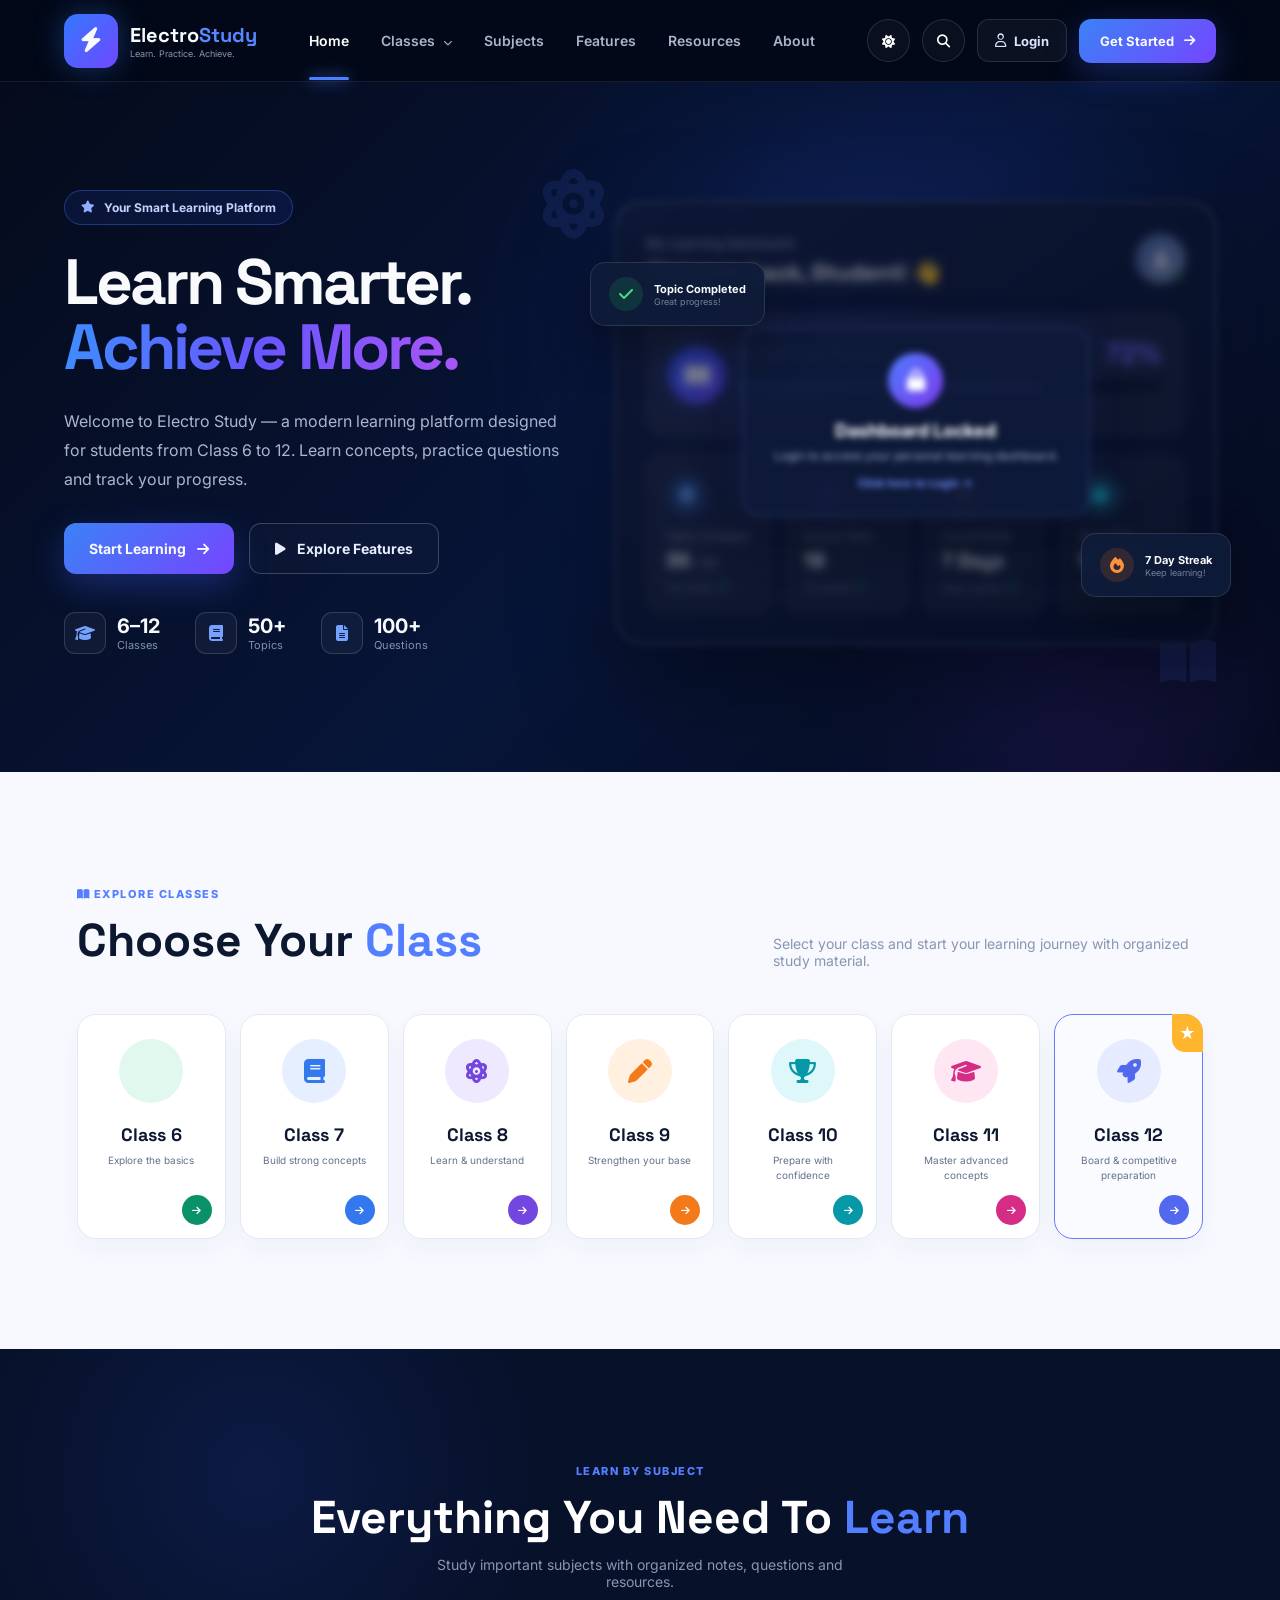
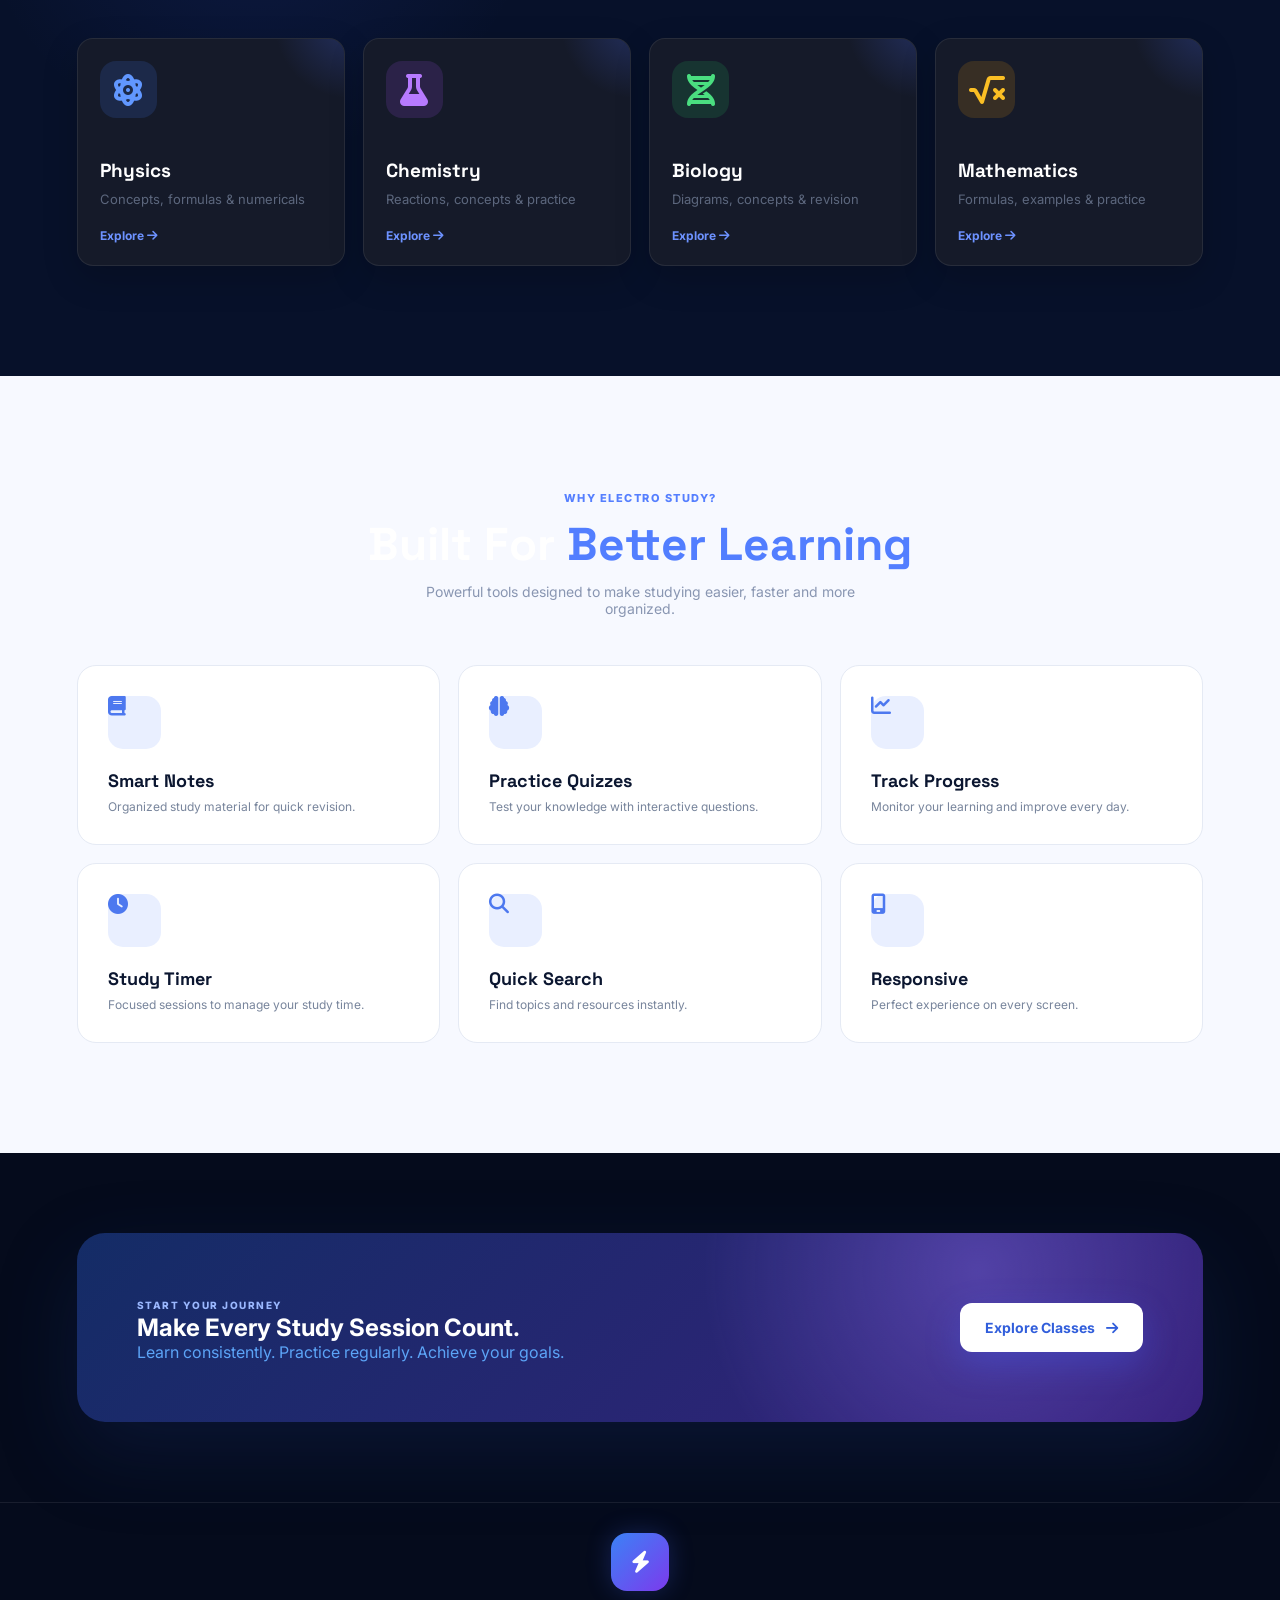
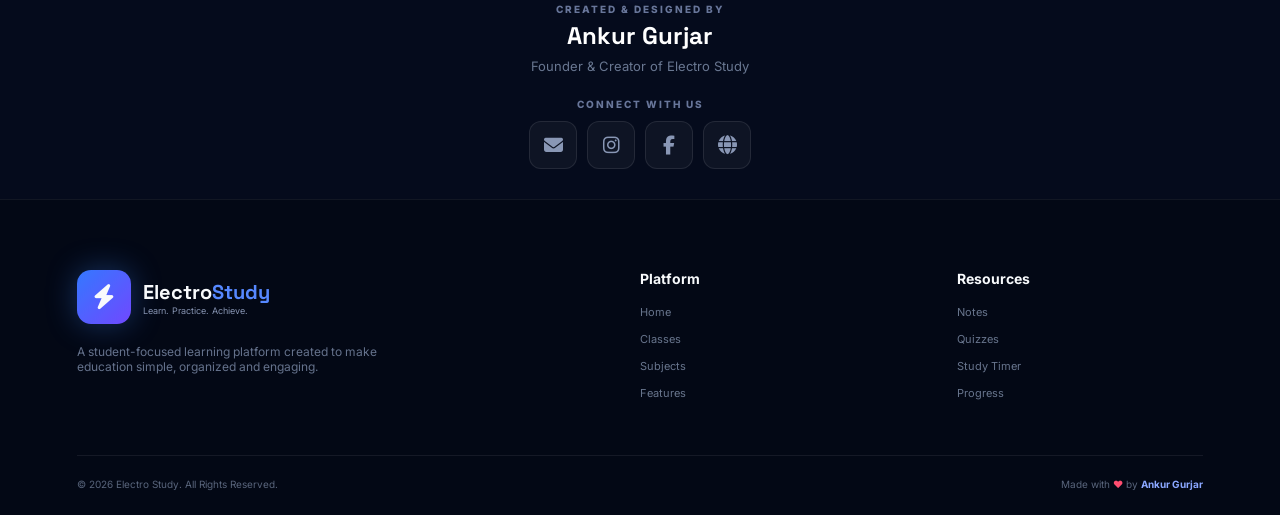
<file: index.html>
<!DOCTYPE html>
<html lang="en">
<head>
    <meta name="google-site-verification" content="KyrYdSIMr16h8_4i_9NGfue7rjILTjGJueVg-suMSec" />
    <meta charset="UTF-8">
    <meta name="viewport" content="width=device-width, initial-scale=1.0">

    <title>Electro Study | Study Material for Classes 6–12</title>
    <meta name="description" content="Electro Study provides study material, notes and educational resources for Classes 6 to 12.">

<meta name="robots" content="index, follow">
<link rel="icon" href="./logo.png">

    <link rel="stylesheet" href="style.css">

    <link rel="preconnect" href="https://fonts.googleapis.com">
    <link rel="preconnect" href="https://fonts.gstatic.com" crossorigin>

    <link href="https://fonts.googleapis.com/css2?family=Inter:wght@400;500;600;700;800&family=Space+Grotesk:wght@500;600;700&display=swap" rel="stylesheet">

    <link rel="stylesheet"
          href="https://cdnjs.cloudflare.com/ajax/libs/font-awesome/6.5.2/css/all.min.css">
</head>
<!-- ================= LOGIN MODAL ================= -->

<div class="login-overlay" id="loginOverlay">

    <div class="login-modal">

        <button class="close-login" id="closeLogin">
            <i class="fa-solid fa-xmark"></i>
        </button>

        <div class="login-logo">
            <i class="fa-solid fa-bolt"></i>
        </div>

        <h2 id="loginTitle">Welcome Back!</h2>

        <p id="loginSubtitle">
            Login to continue your learning journey.
        </p>


        <!-- SIGN UP NAME -->

        <div class="input-box signup-only">

            <i class="fa-regular fa-user"></i>

            <input
                type="text"
                id="signupName"
                placeholder="Your Name"
            >

        </div>


        <div class="input-box">

            <i class="fa-regular fa-envelope"></i>

            <input
                type="email"
                id="loginEmail"
                placeholder="Email Address"
            >

        </div>


        <div class="input-box">

            <i class="fa-solid fa-lock"></i>

            <input
                type="password"
                id="loginPassword"
                placeholder="Password"
            >

            <button class="show-password" id="showPassword">
                <i class="fa-regular fa-eye"></i>
            </button>

        </div>


        <button class="login-submit" id="loginSubmit">
            Login
            <i class="fa-solid fa-arrow-right"></i>
        </button>


        <p class="login-switch">

            <span id="switchText">
                Don't have an account?
            </span>

            <button id="switchMode">
                Create Account
            </button>

        </p>


        <div class="login-message" id="loginMessage"></div>

    </div>

</div>
<!-- ================= SEARCH MODAL ================= -->

<div class="search-overlay" id="searchOverlay">

    <div class="search-modal">

        <button class="close-search" id="closeSearch">
            <i class="fa-solid fa-xmark"></i>
        </button>

        <div class="search-icon">
            <i class="fa-solid fa-magnifying-glass"></i>
        </div>

        <h2>Search Electro Study</h2>

        <p>
            Find classes, subjects, chapters and study material.
        </p>

        <div class="search-input-box">

            <i class="fa-solid fa-magnifying-glass"></i>

            <input
                type="text"
                id="studySearch"
                placeholder="Search anything..."
                autocomplete="off"
            >

            <button id="searchSubmit">
                Search
            </button>

        </div>

        <div class="search-suggestions">

            <span>Try searching:</span>

            <button>Class 12 Physics</button>
            <button>Electrostatics</button>
            <button>Biology</button>
            <button>Organic Chemistry</button>

        </div>

        <div class="search-result" id="searchResult"></div>

    </div>

</div>

<body>
    <!-- ELECTRO STUDY LOADER -->

<div id="siteLoader">

    <div class="loader-content">

        <div class="loader-logo">
            <i class="fa-solid fa-bolt"></i>
        </div>

        <h2>Electro Study</h2>

        <p>Loading your learning space...</p>

        <div class="loader-line">
            <span></span>
        </div>

        <small>Made for better learning</small>

    </div>

</div>

<!-- ================= NAVBAR ================= -->

<header class="navbar">

    <a href="#" class="brand">

        <div class="brand-logo">
            <i class="fa-solid fa-bolt"></i>
        </div>

        <div class="brand-text">
            <h2>Electro<span>Study</span></h2>
            <p>Learn. Practice. Achieve.</p>
        </div>

    </a>


    <nav class="nav-links">

        <a href="#home" class="active">Home</a>
        <a href="#classes">Classes <i class="fa-solid fa-chevron-down"></i></a>
        <a href="#subjects">Subjects</a>
        <a href="#features">Features</a>
        <a href="#resources">Resources</a>
        <a href="#about">About</a>

    </nav>


    <div class="nav-actions">

        <button class="nav-icon" id="themeBtn">
            <i class="fa-solid fa-sun"></i>
        </button>

        <button class="nav-icon search-btn">
            <i class="fa-solid fa-magnifying-glass"></i>
        </button>

        <button class="login-btn" id="loginBtn">
    <i class="fa-regular fa-user"></i>
    Login

</button>
        <a href="#classes" class="get-started">
            Get Started
            <i class="fa-solid fa-arrow-right"></i>
        </a>

        <button class="mobile-menu">
            <i class="fa-solid fa-bars"></i>
        </button>

    </div>

</header>


<!-- ================= HERO ================= -->

<section class="hero" id="home">

    <div class="hero-background">

        <div class="orb orb-one"></div>
        <div class="orb orb-two"></div>

        <div class="atom-decoration">
            <i class="fa-solid fa-atom"></i>
        </div>

        <div class="book-decoration">
            <i class="fa-solid fa-book-open"></i>
        </div>

    </div>


    <div class="hero-content">

        <div class="hero-badge">
            <i class="fa-solid fa-star"></i>
            Your Smart Learning Platform
        </div>


        <h1>
            Learn Smarter.
            <br>
            <span>Achieve More.</span>
        </h1>


        <p class="hero-description">
            Welcome to Electro Study — a modern learning platform
            designed for students from Class 6 to 12.
            Learn concepts, practice questions and track your progress.
        </p>


        <div class="hero-buttons">

            <a href="#classes" class="primary-btn">
                Start Learning
                <i class="fa-solid fa-arrow-right"></i>
            </a>

            <a href="#features" class="outline-btn">
                <i class="fa-solid fa-play"></i>
                Explore Features
            </a>

        </div>


        <div class="hero-stats">

            <div class="stat">
                <div class="stat-icon">
                    <i class="fa-solid fa-graduation-cap"></i>
                </div>

                <div>
                    <strong>6–12</strong>
                    <span>Classes</span>
                </div>
            </div>


            <div class="stat">
                <div class="stat-icon">
                    <i class="fa-solid fa-book"></i>
                </div>

                <div>
                    <strong>50+</strong>
                    <span>Topics</span>
                </div>
            </div>


            <div class="stat">
                <div class="stat-icon">
                    <i class="fa-solid fa-file-lines"></i>
                </div>

                <div>
                    <strong>100+</strong>
                    <span>Questions</span>
                </div>
            </div>

        </div>

    </div>


    <!-- ================= DASHBOARD ================= -->

    <div class="dashboard-wrapper">

        <div class="dashboard">

            <div class="dashboard-header">

                <div>
                    <span>My Learning Dashboard</span>
                    <h3>Welcome back, Student! 👋</h3>
                </div>

                <div class="profile-icon">
                    <i class="fa-solid fa-user"></i>
                    <b></b>
                </div>

            </div>


            <div class="dashboard-progress">

                <div class="progress-icon">
                    <i class="fa-solid fa-book-open"></i>
                </div>

                <div class="progress-content">

                    <div class="progress-title">
                        <span>Overall Study Progress</span>
                        <strong>72%</strong>
                    </div>

                    <div class="progress-bar">
                        <div></div>
                    </div>

                    <small>
                        Great job! Keep it up and achieve your goals.
                    </small>

                </div>

            </div>


            <div class="dashboard-grid">

                <div class="dash-card">

                    <div class="dash-icon blue">
                        <i class="fa-solid fa-book"></i>
                    </div>

                    <span>Topics Completed</span>

                    <strong>36 <small>/ 50</small></strong>

                    <p>This Month <i class="fa-solid fa-arrow-up"></i></p>

                </div>


                <div class="dash-card">

                    <div class="dash-icon purple">
                        <i class="fa-solid fa-bullseye"></i>
                    </div>

                    <span>Quizzes Taken</span>

                    <strong>18</strong>

                    <p>This Month <i class="fa-solid fa-arrow-up"></i></p>

                </div>


                <div class="dash-card">

                    <div class="dash-icon orange">
                        <i class="fa-solid fa-fire"></i>
                    </div>

                    <span>Current Streak</span>

                    <strong>7 Days</strong>

                    <p>Keep it going! <i class="fa-solid fa-arrow-up"></i></p>

                </div>


                <div class="dash-card">

                    <div class="dash-icon cyan">
                        <i class="fa-solid fa-clock"></i>
                    </div>

                    <span>Study Time</span>

                    <strong>12h 45m</strong>

                    <p>This Week <i class="fa-solid fa-arrow-right"></i></p>

                </div>

            </div>

        </div>


        <div class="floating-notification notification-one">

            <div class="notification-icon">
                <i class="fa-solid fa-check"></i>
            </div>

            <div>
                <strong>Topic Completed</strong>
                <small>Great progress!</small>
            </div>

        </div>


        <div class="floating-notification notification-two">

            <div class="notification-icon fire">
                <i class="fa-solid fa-fire"></i>
            </div>

            <div>
                <strong>7 Day Streak</strong>
                <small>Keep learning!</small>
            </div>

        </div>

    </div>

</section>


<!-- ================= CLASSES ================= -->

<section class="classes-section section" id="classes">

    <div class="section-heading">

        <div>

            <span class="section-label">
                <i class="fa-solid fa-book-open"></i>
                EXPLORE CLASSES
            </span>

            <h2>Choose Your <span>Class</span></h2>

        </div>

        <p>
            Select your class and start your learning journey
            with organized study material.
        </p>

    </div>


    <div class="class-grid">

        <a href="pages/class6.html" class="class-card green">
            <div class="class-icon">
                <i class="fa-solid fa-backpack"></i>
            </div>
            <strong>Class 6</strong>
            <span>Explore the basics</span>
            <b><i class="fa-solid fa-arrow-right"></i></b>
        </a>


        <a href="pages/class7.html" class="class-card blue">
            <div class="class-icon">
                <i class="fa-solid fa-book"></i>
            </div>
            <strong>Class 7</strong>
            <span>Build strong concepts</span>
            <b><i class="fa-solid fa-arrow-right"></i></b>
        </a>


        <a href="pages/class8.html" class="class-card purple">
            <div class="class-icon">
                <i class="fa-solid fa-atom"></i>
            </div>
            <strong>Class 8</strong>
            <span>Learn & understand</span>
            <b><i class="fa-solid fa-arrow-right"></i></b>
        </a>


        <a href="pages/class9.html" class="class-card orange">
            <div class="class-icon">
                <i class="fa-solid fa-pen"></i>
            </div>
            <strong>Class 9</strong>
            <span>Strengthen your base</span>
            <b><i class="fa-solid fa-arrow-right"></i></b>
        </a>


        <a href="pages/class10.html" class="class-card cyan">
            <div class="class-icon">
                <i class="fa-solid fa-trophy"></i>
            </div>
            <strong>Class 10</strong>
            <span>Prepare with confidence</span>
            <b><i class="fa-solid fa-arrow-right"></i></b>
        </a>


        <a href="pages/class11.html" class="class-card pink">
            <div class="class-icon">
                <i class="fa-solid fa-graduation-cap"></i>
            </div>
            <strong>Class 11</strong>
            <span>Master advanced concepts</span>
            <b><i class="fa-solid fa-arrow-right"></i></b>
        </a>


        <a href="pages/class12.html" class="class-card class12">
            <div class="class-icon">
                <i class="fa-solid fa-rocket"></i>
            </div>
            <strong>Class 12</strong>
            <span>Board & competitive preparation</span>
            <b><i class="fa-solid fa-arrow-right"></i></b>

            <em>★</em>
        </a>

    </div>

</section>


<!-- ================= SUBJECTS ================= -->

<section class="subjects-section section" id="subjects">

    <div class="center-heading">

        <span class="section-label">
            LEARN BY SUBJECT
        </span>

        <h2>Everything You Need To <span>Learn</span></h2>

        <p>
            Study important subjects with organized notes,
            questions and resources.
        </p>

    </div>


    <div class="subject-grid">

        <div class="subject-card">
            <div class="subject-icon physics">
                <i class="fa-solid fa-atom"></i>
            </div>
            <h3>Physics</h3>
            <p>Concepts, formulas & numericals</p>
            <a href="#">Explore <i class="fa-solid fa-arrow-right"></i></a>
        </div>


        <div class="subject-card">
            <div class="subject-icon chemistry">
                <i class="fa-solid fa-flask"></i>
            </div>
            <h3>Chemistry</h3>
            <p>Reactions, concepts & practice</p>
            <a href="#">Explore <i class="fa-solid fa-arrow-right"></i></a>
        </div>


        <div class="subject-card">
            <div class="subject-icon biology">
                <i class="fa-solid fa-dna"></i>
            </div>
            <h3>Biology</h3>
            <p>Diagrams, concepts & revision</p>
            <a href="#">Explore <i class="fa-solid fa-arrow-right"></i></a>
        </div>


        <div class="subject-card">
            <div class="subject-icon maths">
                <i class="fa-solid fa-square-root-variable"></i>
            </div>
            <h3>Mathematics</h3>
            <p>Formulas, examples & practice</p>
            <a href="#">Explore <i class="fa-solid fa-arrow-right"></i></a>
        </div>

    </div>

</section>


<!-- ================= FEATURES ================= -->

<section class="features-section section" id="features">

    <div class="center-heading">

        <span class="section-label">WHY ELECTRO STUDY?</span>

        <h2>Built For <span>Better Learning</span></h2>

        <p>
            Powerful tools designed to make studying easier,
            faster and more organized.
        </p>

    </div>


    <div class="feature-grid">

        <div class="feature-card">
            <i class="fa-solid fa-book feature-icon"></i>
            <h3>Smart Notes</h3>
            <p>Organized study material for quick revision.</p>
        </div>

        <div class="feature-card">
            <i class="fa-solid fa-brain feature-icon"></i>
            <h3>Practice Quizzes</h3>
            <p>Test your knowledge with interactive questions.</p>
        </div>

        <div class="feature-card">
            <i class="fa-solid fa-chart-line feature-icon"></i>
            <h3>Track Progress</h3>
            <p>Monitor your learning and improve every day.</p>
        </div>

        <div class="feature-card">
            <i class="fa-solid fa-clock feature-icon"></i>
            <h3>Study Timer</h3>
            <p>Focused sessions to manage your study time.</p>
        </div>

        <div class="feature-card">
            <i class="fa-solid fa-magnifying-glass feature-icon"></i>
            <h3>Quick Search</h3>
            <p>Find topics and resources instantly.</p>
        </div>

        <div class="feature-card">
            <i class="fa-solid fa-mobile-screen feature-icon"></i>
            <h3>Responsive</h3>
            <p>Perfect experience on every screen.</p>
        </div>

    </div>

</section>


<!-- ================= CTA ================= -->

<section class="cta-section" id="resources">

    <div>
        <span>START YOUR JOURNEY</span>
        <h2>Make Every Study Session Count.</h2>
        <p style="color: rgb(92, 164, 247);">Learn consistently. Practice regularly. Achieve your goals.</p>
    </div>

    <a href="#classes" class="primary-btn">
        Explore Classes
        <i class="fa-solid fa-arrow-right"></i>
    </a>

</section>

<!-- ================= CREATOR ================= -->

<div class="creator-section">

    <div class="creator-info">

        <div class="creator-avatar">
            <i class="fa-solid fa-bolt"></i>
        </div>

        <div>
            <span class="creator-label">CREATED & DESIGNED BY</span>

            <h3>Ankur Gurjar</h3>

            <p>
                Founder & Creator of Electro Study
            </p>
        </div>

    </div>


    <div class="social-section">

        <span>CONNECT WITH US</span>

        <div class="social-icons">

            <!-- Email -->
            <a href="mailto:electrostudyz@gmail.com"
               aria-label="Email"
               title="Email">
                <i class="fa-solid fa-envelope"></i>
            </a>


            <!-- Instagram -->
            <a href="https://www.instagram.com/Electro_Study_/"
               target="_blank"
               aria-label="Instagram"
               title="Instagram">
                <i class="fa-brands fa-instagram"></i>
            </a>


            <!-- Facebook -->
            <a href="https://www.facebook.com/Electro_Study_"
               target="_blank"
               aria-label="Facebook"
               title="Facebook">
                <i class="fa-brands fa-facebook-f"></i>
            </a>


            <!-- Creator Website -->
            <a href="#"
               aria-label="Creator Website"
               title="Creator Website">
                <i class="fa-solid fa-globe"></i>
            </a>

        </div>

    </div>

</div>

<!-- ================= FOOTER ================= -->

<footer id="about">

    <div class="footer-content">

        <div class="footer-brand">

            <div class="brand">

                <div class="brand-logo">
                    <i class="fa-solid fa-bolt"></i>
                </div>

                <div class="brand-text">
                    <h2>Electro<span>Study</span></h2>
                    <p>Learn. Practice. Achieve.</p>
                </div>

            </div>

            <p>
                A student-focused learning platform created
                to make education simple, organized and engaging.
            </p>

        </div>


        <div class="footer-links">

            <h3>Platform</h3>
            <a href="#home">Home</a>
            <a href="#classes">Classes</a>
            <a href="#subjects">Subjects</a>
            <a href="#features">Features</a>

        </div>


        <div class="footer-links">

            <h3>Resources</h3>
            <a href="#">Notes</a>
            <a href="#">Quizzes</a>
            <a href="#">Study Timer</a>
            <a href="#">Progress</a>

        </div>

    </div>


    <div class="footer-bottom">

        <span>© 2026 Electro Study. All Rights Reserved.</span>

        <span>
            Made with <b>♥</b> by <strong>Ankur Gurjar</strong>
        </span>

    </div>

</footer>


<script src="script.js"></script>

</body>
</html>
</file>
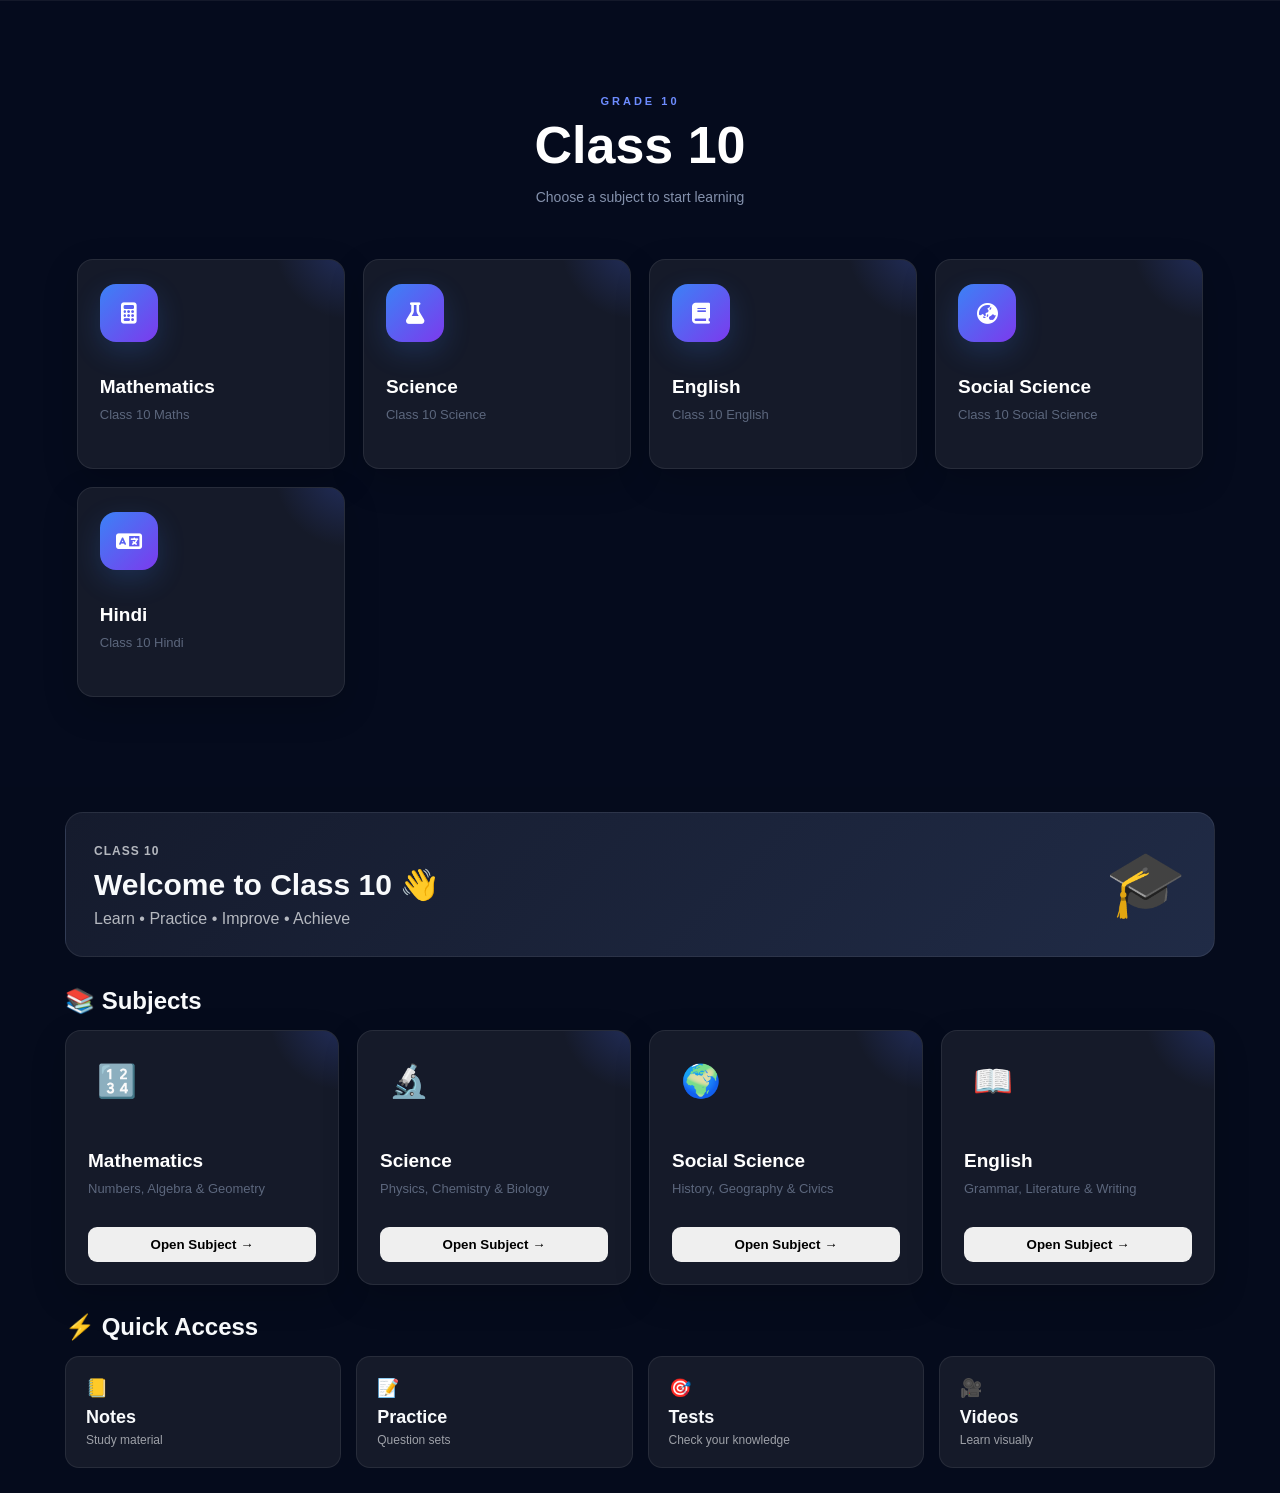
<file: class10.html>
<!DOCTYPE html>
<html lang="en">

<head>

    <meta charset="UTF-8">

    <meta name="viewport"
          content="width=device-width, initial-scale=1.0">

    <title>Electro Study | Class 10</title>

    <link rel="stylesheet" href="../style.css">

    <link rel="stylesheet"
          href="https://cdnjs.cloudflare.com/ajax/libs/font-awesome/6.5.2/css/all.min.css">

</head>

<body>

<section class="class-section">

    <div class="class-heading">
        <span>GRADE 10</span>
        <h2>Class 10</h2>
        <p>Choose a subject to start learning</p>
    </div>

    <div class="subject-grid">

        <div class="subject-card">
            <i class="fa-solid fa-calculator"></i>
            <h3>Mathematics</h3>
            <p>Class 10 Maths</p>
        </div>

        <div class="subject-card">
            <i class="fa-solid fa-flask"></i>
            <h3>Science</h3>
            <p>Class 10 Science</p>
        </div>

        <div class="subject-card">
            <i class="fa-solid fa-book"></i>
            <h3>English</h3>
            <p>Class 10 English</p>
        </div>

        <div class="subject-card">
            <i class="fa-solid fa-earth-asia"></i>
            <h3>Social Science</h3>
            <p>Class 10 Social Science</p>
        </div>

        <div class="subject-card">
            <i class="fa-solid fa-language"></i>
            <h3>Hindi</h3>
            <p>Class 10 Hindi</p>
        </div>

    </div>

</section>

<script src="../script.js"></script>

</body>
<section class="class-dashboard">

    <div class="welcome-box">
        <div>
            <span class="class-tag">CLASS 10</span>
            <h1>Welcome to Class 10 👋</h1>
            <p>Learn • Practice • Improve • Achieve</p>
        </div>
        <div class="welcome-icon">🎓</div>
    </div>

    <h2>📚 Subjects</h2>

    <div class="subject-grid">
        <div class="subject-card">
            <div class="subject-icon">🔢</div>
            <h3>Mathematics</h3>
            <p>Numbers, Algebra & Geometry</p>
            <button>Open Subject →</button>
        </div>

        <div class="subject-card">
            <div class="subject-icon">🔬</div>
            <h3>Science</h3>
            <p>Physics, Chemistry & Biology</p>
            <button>Open Subject →</button>
        </div>

        <div class="subject-card">
            <div class="subject-icon">🌍</div>
            <h3>Social Science</h3>
            <p>History, Geography & Civics</p>
            <button>Open Subject →</button>
        </div>

        <div class="subject-card">
            <div class="subject-icon">📖</div>
            <h3>English</h3>
            <p>Grammar, Literature & Writing</p>
            <button>Open Subject →</button>
        </div>
    </div>

    <h2>⚡ Quick Access</h2>

    <div class="quick-grid">
        <div class="quick-card">📒 <b>Notes</b><span>Study material</span></div>
        <div class="quick-card">📝 <b>Practice</b><span>Question sets</span></div>
        <div class="quick-card">🎯 <b>Tests</b><span>Check your knowledge</span></div>
        <div class="quick-card">🎥 <b>Videos</b><span>Learn visually</span></div>
    </div>

</section>
</html>
</file>
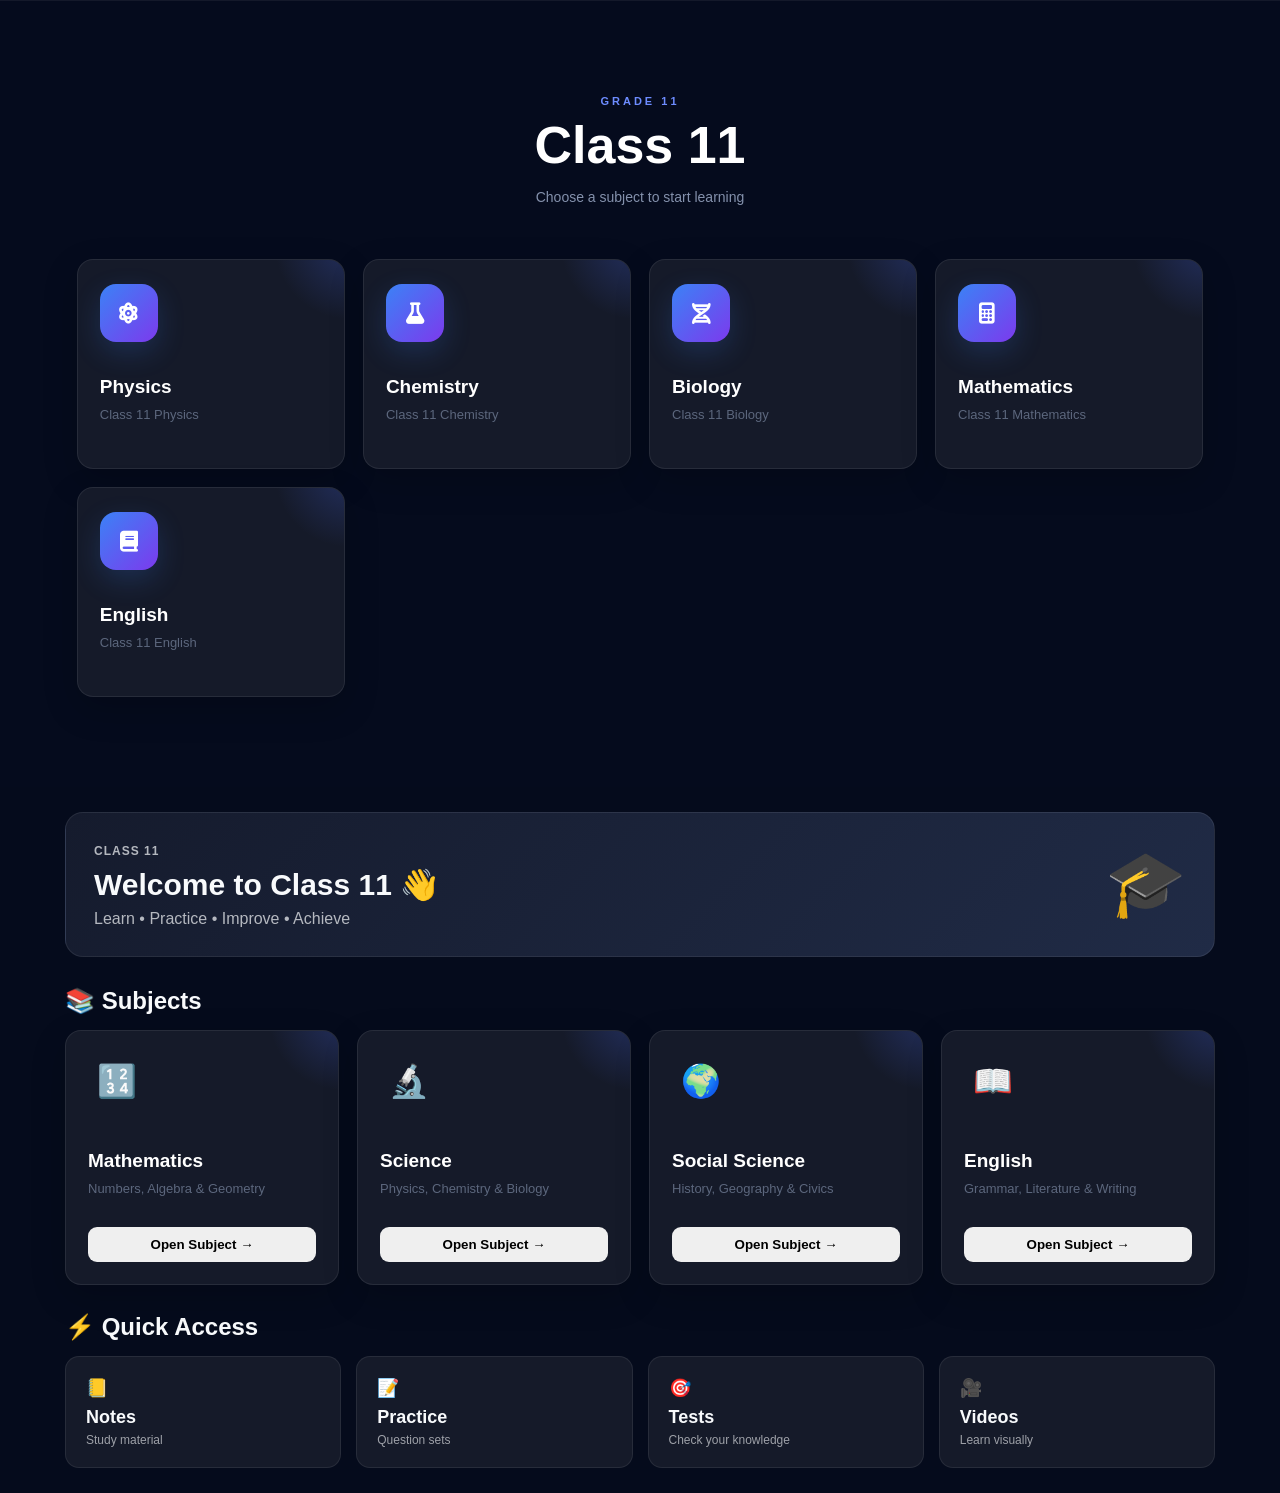
<file: class11.html>
<!DOCTYPE html>
<html lang="en">

<head>

    <meta charset="UTF-8">

    <meta name="viewport"
          content="width=device-width, initial-scale=1.0">

    <title>Electro Study | Class 11</title>

    <link rel="stylesheet" href="../style.css">

    <link rel="stylesheet"
          href="https://cdnjs.cloudflare.com/ajax/libs/font-awesome/6.5.2/css/all.min.css">

</head>

<body>

<section class="class-section">

    <div class="class-heading">
        <span>GRADE 11</span>
        <h2>Class 11</h2>
        <p>Choose a subject to start learning</p>
    </div>

    <div class="subject-grid">

        <div class="subject-card">
            <i class="fa-solid fa-atom"></i>
            <h3>Physics</h3>
            <p>Class 11 Physics</p>
        </div>

        <div class="subject-card">
            <i class="fa-solid fa-flask"></i>
            <h3>Chemistry</h3>
            <p>Class 11 Chemistry</p>
        </div>

        <div class="subject-card">
            <i class="fa-solid fa-dna"></i>
            <h3>Biology</h3>
            <p>Class 11 Biology</p>
        </div>

        <div class="subject-card">
            <i class="fa-solid fa-calculator"></i>
            <h3>Mathematics</h3>
            <p>Class 11 Mathematics</p>
        </div>

        <div class="subject-card">
            <i class="fa-solid fa-book"></i>
            <h3>English</h3>
            <p>Class 11 English</p>
        </div>

    </div>

</section>

<script src="../script.js"></script>

</body>
<section class="class-dashboard">

    <div class="welcome-box">
        <div>
            <span class="class-tag">CLASS 11</span>
            <h1>Welcome to Class 11 👋</h1>
            <p>Learn • Practice • Improve • Achieve</p>
        </div>
        <div class="welcome-icon">🎓</div>
    </div>

    <h2>📚 Subjects</h2>

    <div class="subject-grid">
        <div class="subject-card">
            <div class="subject-icon">🔢</div>
            <h3>Mathematics</h3>
            <p>Numbers, Algebra & Geometry</p>
            <button>Open Subject →</button>
        </div>

        <div class="subject-card">
            <div class="subject-icon">🔬</div>
            <h3>Science</h3>
            <p>Physics, Chemistry & Biology</p>
            <button>Open Subject →</button>
        </div>

        <div class="subject-card">
            <div class="subject-icon">🌍</div>
            <h3>Social Science</h3>
            <p>History, Geography & Civics</p>
            <button>Open Subject →</button>
        </div>

        <div class="subject-card">
            <div class="subject-icon">📖</div>
            <h3>English</h3>
            <p>Grammar, Literature & Writing</p>
            <button>Open Subject →</button>
        </div>
    </div>

    <h2>⚡ Quick Access</h2>

    <div class="quick-grid">
        <div class="quick-card">📒 <b>Notes</b><span>Study material</span></div>
        <div class="quick-card">📝 <b>Practice</b><span>Question sets</span></div>
        <div class="quick-card">🎯 <b>Tests</b><span>Check your knowledge</span></div>
        <div class="quick-card">🎥 <b>Videos</b><span>Learn visually</span></div>
    </div>

</section>
</html>
</file>
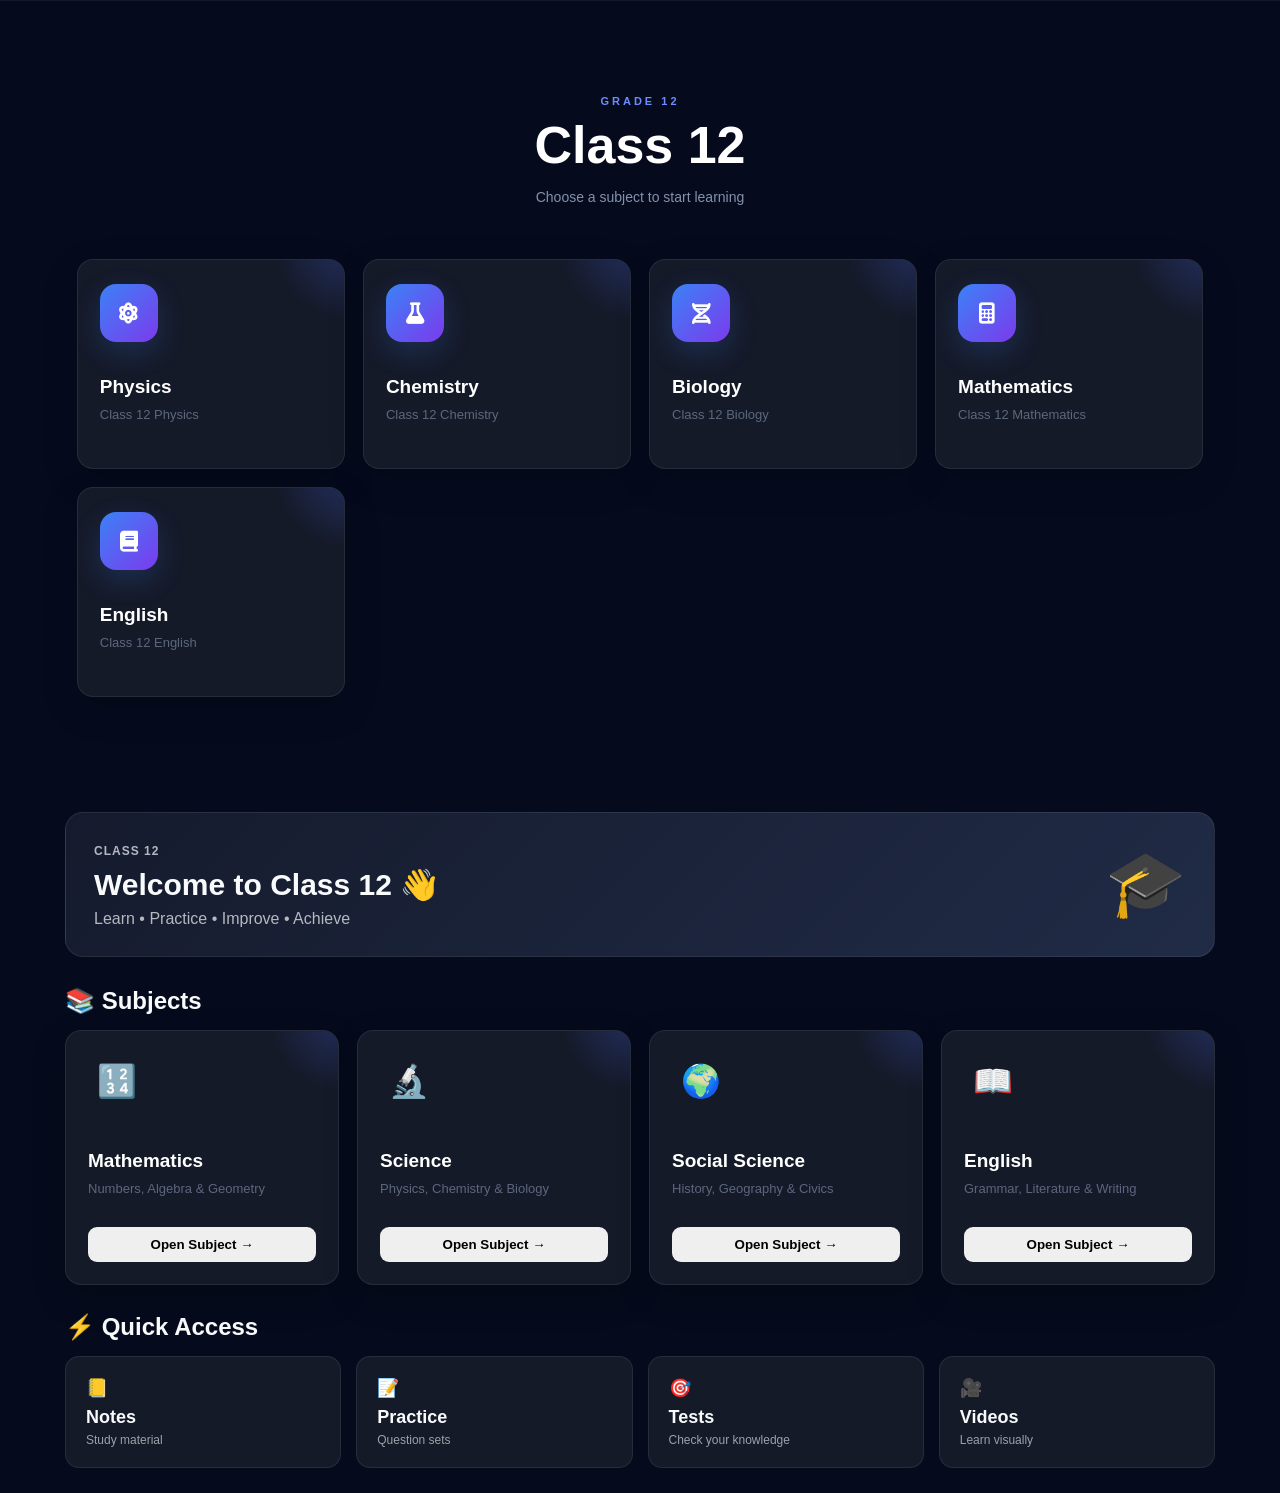
<file: class12.html>
<!DOCTYPE html>
<html lang="en">

<head>

    <meta charset="UTF-8">

    <meta name="viewport"
          content="width=device-width, initial-scale=1.0">

    <title>Electro Study | Class 12</title>

    <link rel="stylesheet" href="../style.css">

    <link rel="stylesheet"
          href="https://cdnjs.cloudflare.com/ajax/libs/font-awesome/6.5.2/css/all.min.css">

</head>

<body>

<section class="class-section">

    <div class="class-heading">
        <span>GRADE 12</span>
        <h2>Class 12</h2>
        <p>Choose a subject to start learning</p>
    </div>

    <div class="subject-grid">

        <div class="subject-card">
            <i class="fa-solid fa-atom"></i>
            <h3>Physics</h3>
            <p>Class 12 Physics</p>
        </div>

        <div class="subject-card">
            <i class="fa-solid fa-flask"></i>
            <h3>Chemistry</h3>
            <p>Class 12 Chemistry</p>
        </div>

        <div class="subject-card">
            <i class="fa-solid fa-dna"></i>
            <h3>Biology</h3>
            <p>Class 12 Biology</p>
        </div>

        <div class="subject-card">
            <i class="fa-solid fa-calculator"></i>
            <h3>Mathematics</h3>
            <p>Class 12 Mathematics</p>
        </div>

        <div class="subject-card">
            <i class="fa-solid fa-book"></i>
            <h3>English</h3>
            <p>Class 12 English</p>
        </div>

    </div>

</section>

<script src="../script.js"></script>

</body>
<section class="class-dashboard">

    <div class="welcome-box">
        <div>
            <span class="class-tag">CLASS 12</span>
            <h1>Welcome to Class 12 👋</h1>
            <p>Learn • Practice • Improve • Achieve</p>
        </div>
        <div class="welcome-icon">🎓</div>
    </div>

    <h2>📚 Subjects</h2>

    <div class="subject-grid">
        <div class="subject-card">
            <div class="subject-icon">🔢</div>
            <h3>Mathematics</h3>
            <p>Numbers, Algebra & Geometry</p>
            <button>Open Subject →</button>
        </div>

        <div class="subject-card">
            <div class="subject-icon">🔬</div>
            <h3>Science</h3>
            <p>Physics, Chemistry & Biology</p>
            <button>Open Subject →</button>
        </div>

        <div class="subject-card">
            <div class="subject-icon">🌍</div>
            <h3>Social Science</h3>
            <p>History, Geography & Civics</p>
            <button>Open Subject →</button>
        </div>

        <div class="subject-card">
            <div class="subject-icon">📖</div>
            <h3>English</h3>
            <p>Grammar, Literature & Writing</p>
            <button>Open Subject →</button>
        </div>
    </div>

    <h2>⚡ Quick Access</h2>

    <div class="quick-grid">
        <div class="quick-card">📒 <b>Notes</b><span>Study material</span></div>
        <div class="quick-card">📝 <b>Practice</b><span>Question sets</span></div>
        <div class="quick-card">🎯 <b>Tests</b><span>Check your knowledge</span></div>
        <div class="quick-card">🎥 <b>Videos</b><span>Learn visually</span></div>
    </div>

</section>
</html>
</file>
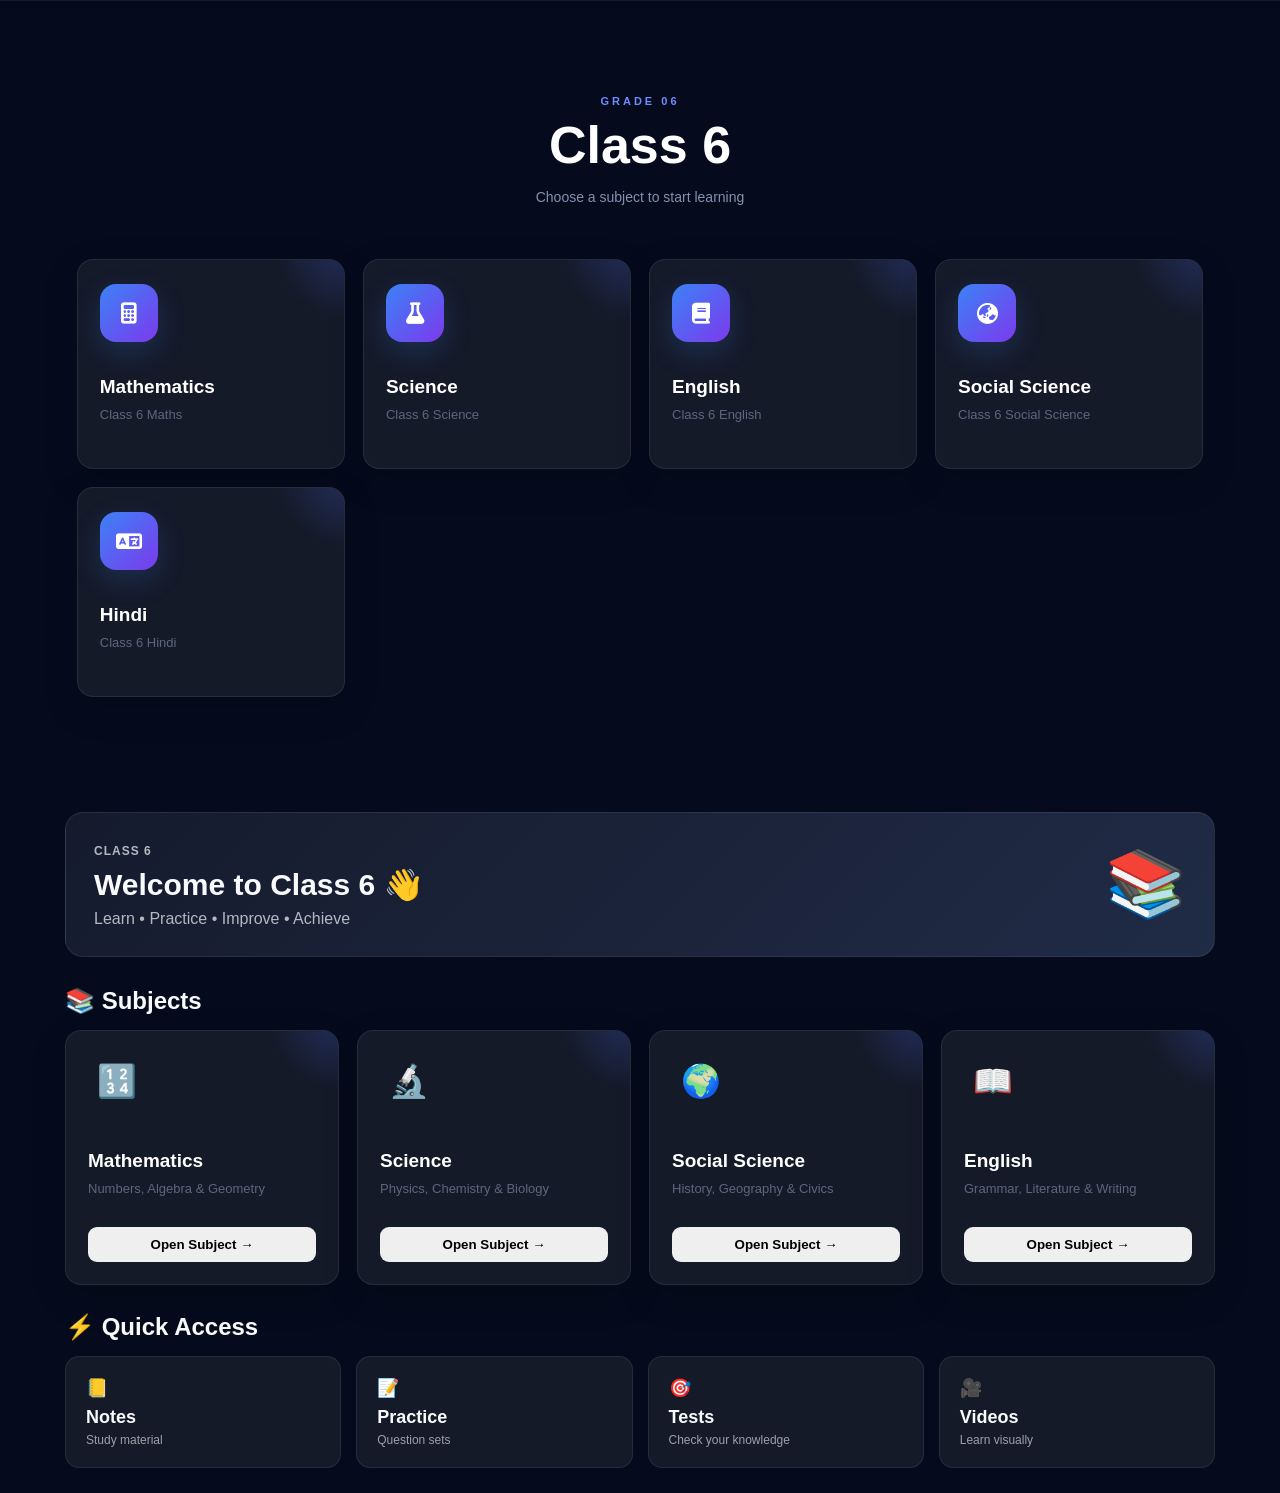
<file: class6.html>
<!DOCTYPE html>
<html lang="en">

<head>

    <meta charset="UTF-8">

    <meta name="viewport" content="width=device-width, initial-scale=1.0">

    <title>Electro Study | Class 6</title>

    <!-- Main Website CSS -->
    <link rel="stylesheet" href="../style.css">

    <!-- Font Awesome Icons -->
    <link rel="stylesheet"
          href="https://cdnjs.cloudflare.com/ajax/libs/font-awesome/6.5.2/css/all.min.css">

</head>

<body>

    <!-- ================= CLASS 6 ================= -->

    <section class="class-section" id="class6">

        <div class="class-heading">

            <span>GRADE 06</span>

            <h2>Class 6</h2>

            <p>Choose a subject to start learning</p>

        </div>


        <div class="subject-grid">

            <!-- Mathematics -->

            <div class="subject-card">

                <i class="fa-solid fa-calculator"></i>

                <h3>Mathematics</h3>

                <p>Class 6 Maths</p>

            </div>


            <!-- Science -->

            <div class="subject-card">

                <i class="fa-solid fa-flask"></i>

                <h3>Science</h3>

                <p>Class 6 Science</p>

            </div>


            <!-- English -->

            <div class="subject-card">

                <i class="fa-solid fa-book"></i>

                <h3>English</h3>

                <p>Class 6 English</p>

            </div>


            <!-- Social Science -->

            <div class="subject-card">

                <i class="fa-solid fa-earth-asia"></i>

                <h3>Social Science</h3>

                <p>Class 6 Social Science</p>

            </div>


            <!-- Hindi -->

            <div class="subject-card">

                <i class="fa-solid fa-language"></i>

                <h3>Hindi</h3>

                <p>Class 6 Hindi</p>

            </div>

        </div>

    </section>


    <!-- Main Website JavaScript -->

    <script src="../script.js"></script>


</body>
<!-- CLASS 6 DASHBOARD -->
<section class="class-dashboard">

    <div class="welcome-box">
        <div>
            <span class="class-tag">CLASS 6</span>
            <h1>Welcome to Class 6 👋</h1>
            <p>Learn • Practice • Improve • Achieve</p>
        </div>
        <div class="welcome-icon">📚</div>
    </div>

    <h2>📚 Subjects</h2>

    <div class="subject-grid">

        <div class="subject-card">
            <div class="subject-icon">🔢</div>
            <h3>Mathematics</h3>
            <p>Numbers, Algebra & Geometry</p>
            <button>Open Subject →</button>
        </div>

        <div class="subject-card">
            <div class="subject-icon">🔬</div>
            <h3>Science</h3>
            <p>Physics, Chemistry & Biology</p>
            <button>Open Subject →</button>
        </div>

        <div class="subject-card">
            <div class="subject-icon">🌍</div>
            <h3>Social Science</h3>
            <p>History, Geography & Civics</p>
            <button>Open Subject →</button>
        </div>

        <div class="subject-card">
            <div class="subject-icon">📖</div>
            <h3>English</h3>
            <p>Grammar, Literature & Writing</p>
            <button>Open Subject →</button>
        </div>

    </div>

    <h2>⚡ Quick Access</h2>

    <div class="quick-grid">
        <div class="quick-card">📒 <b>Notes</b><span>Study material</span></div>
        <div class="quick-card">📝 <b>Practice</b><span>Question sets</span></div>
        <div class="quick-card">🎯 <b>Tests</b><span>Check your knowledge</span></div>
        <div class="quick-card">🎥 <b>Videos</b><span>Learn visually</span></div>
    </div>

</section>

</html>
</file>
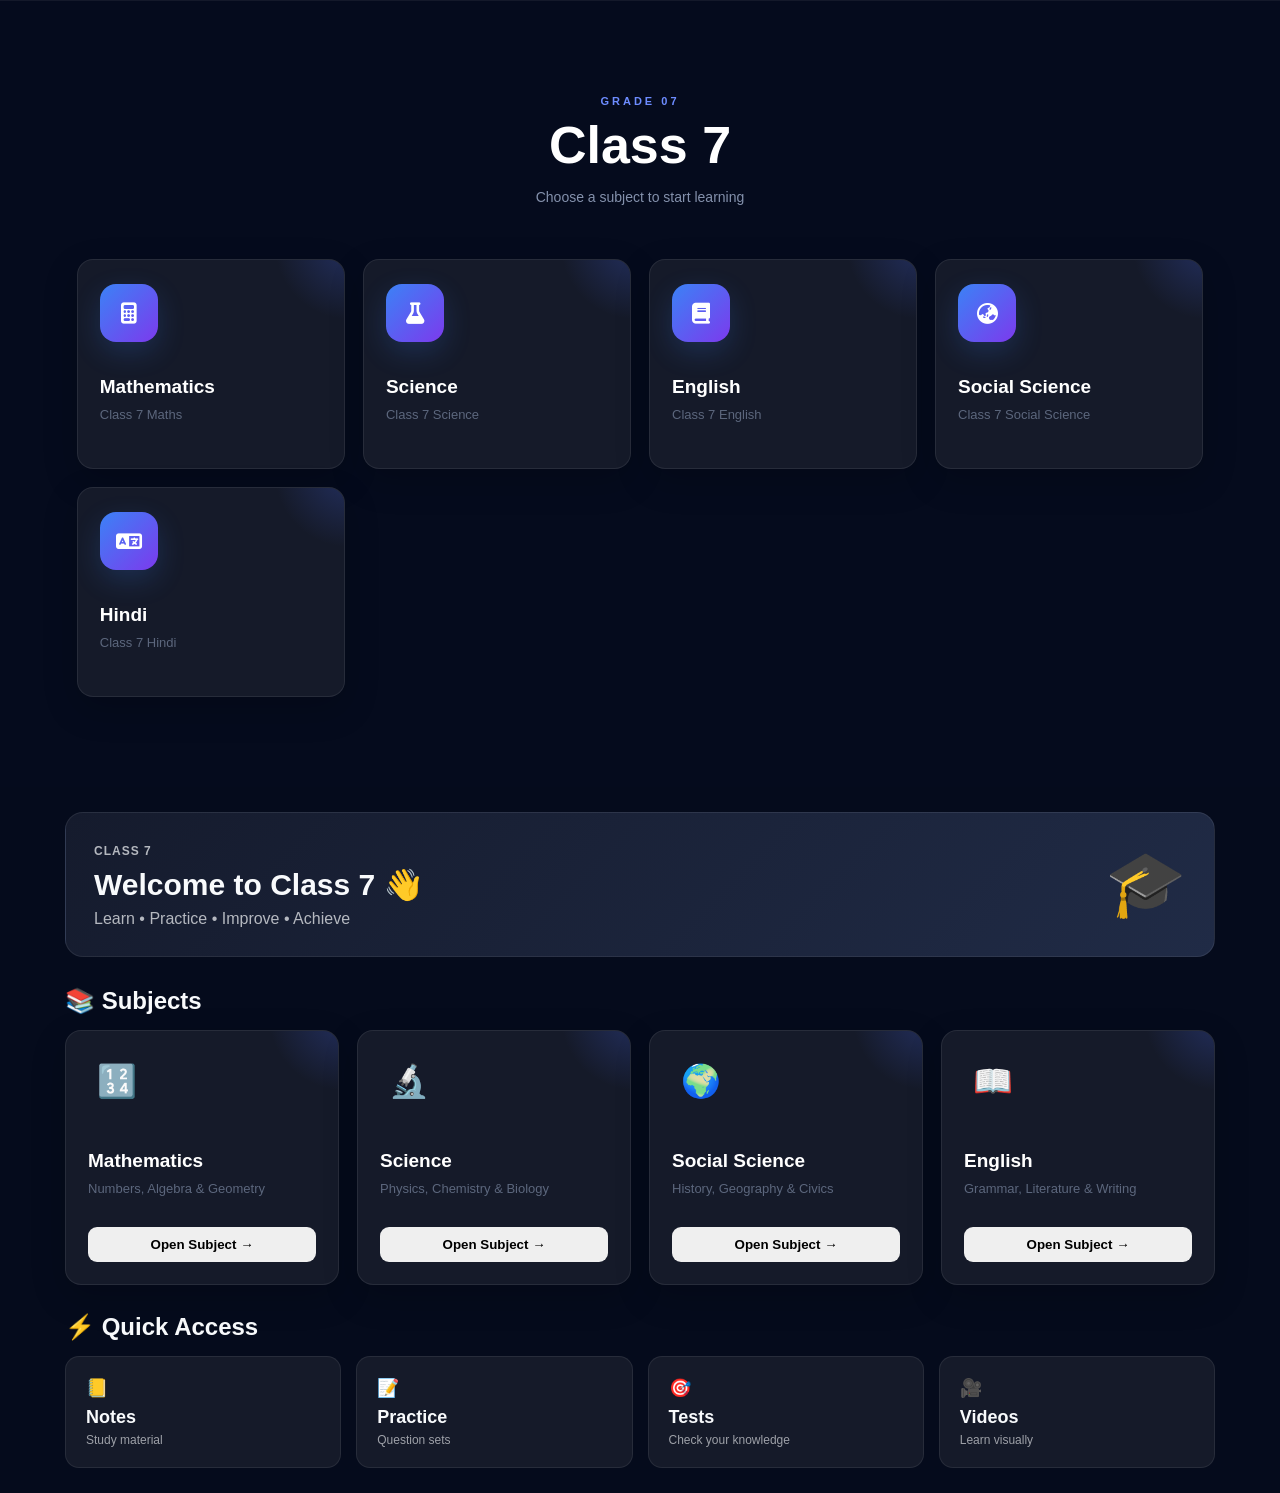
<file: class7.html>
<!DOCTYPE html>
<html lang="en">

<head>

    <meta charset="UTF-8">

    <meta name="viewport"
          content="width=device-width, initial-scale=1.0">

    <title>Electro Study | Class 7</title>

    <link rel="stylesheet" href="../style.css">

    <link rel="stylesheet"
          href="https://cdnjs.cloudflare.com/ajax/libs/font-awesome/6.5.2/css/all.min.css">

</head>

<body>

<section class="class-section" id="class7">

    <div class="class-heading">
        <span>GRADE 07</span>
        <h2>Class 7</h2>
        <p>Choose a subject to start learning</p>
    </div>

    <div class="subject-grid">

        <div class="subject-card">
            <i class="fa-solid fa-calculator"></i>
            <h3>Mathematics</h3>
            <p>Class 7 Maths</p>
        </div>

        <div class="subject-card">
            <i class="fa-solid fa-flask"></i>
            <h3>Science</h3>
            <p>Class 7 Science</p>
        </div>

        <div class="subject-card">
            <i class="fa-solid fa-book"></i>
            <h3>English</h3>
            <p>Class 7 English</p>
        </div>

        <div class="subject-card">
            <i class="fa-solid fa-earth-asia"></i>
            <h3>Social Science</h3>
            <p>Class 7 Social Science</p>
        </div>

        <div class="subject-card">
            <i class="fa-solid fa-language"></i>
            <h3>Hindi</h3>
            <p>Class 7 Hindi</p>
        </div>

    </div>

</section>

<script src="../script.js"></script>

</body>
<section class="class-dashboard">

    <div class="welcome-box">
        <div>
            <span class="class-tag">CLASS 7</span>
            <h1>Welcome to Class 7 👋</h1>
            <p>Learn • Practice • Improve • Achieve</p>
        </div>
        <div class="welcome-icon">🎓</div>
    </div>

    <h2>📚 Subjects</h2>

    <div class="subject-grid">
        <div class="subject-card">
            <div class="subject-icon">🔢</div>
            <h3>Mathematics</h3>
            <p>Numbers, Algebra & Geometry</p>
            <button>Open Subject →</button>
        </div>

        <div class="subject-card">
            <div class="subject-icon">🔬</div>
            <h3>Science</h3>
            <p>Physics, Chemistry & Biology</p>
            <button>Open Subject →</button>
        </div>

        <div class="subject-card">
            <div class="subject-icon">🌍</div>
            <h3>Social Science</h3>
            <p>History, Geography & Civics</p>
            <button>Open Subject →</button>
        </div>

        <div class="subject-card">
            <div class="subject-icon">📖</div>
            <h3>English</h3>
            <p>Grammar, Literature & Writing</p>
            <button>Open Subject →</button>
        </div>
    </div>

    <h2>⚡ Quick Access</h2>

    <div class="quick-grid">
        <div class="quick-card">📒 <b>Notes</b><span>Study material</span></div>
        <div class="quick-card">📝 <b>Practice</b><span>Question sets</span></div>
        <div class="quick-card">🎯 <b>Tests</b><span>Check your knowledge</span></div>
        <div class="quick-card">🎥 <b>Videos</b><span>Learn visually</span></div>
    </div>

</section>
</html>
</file>
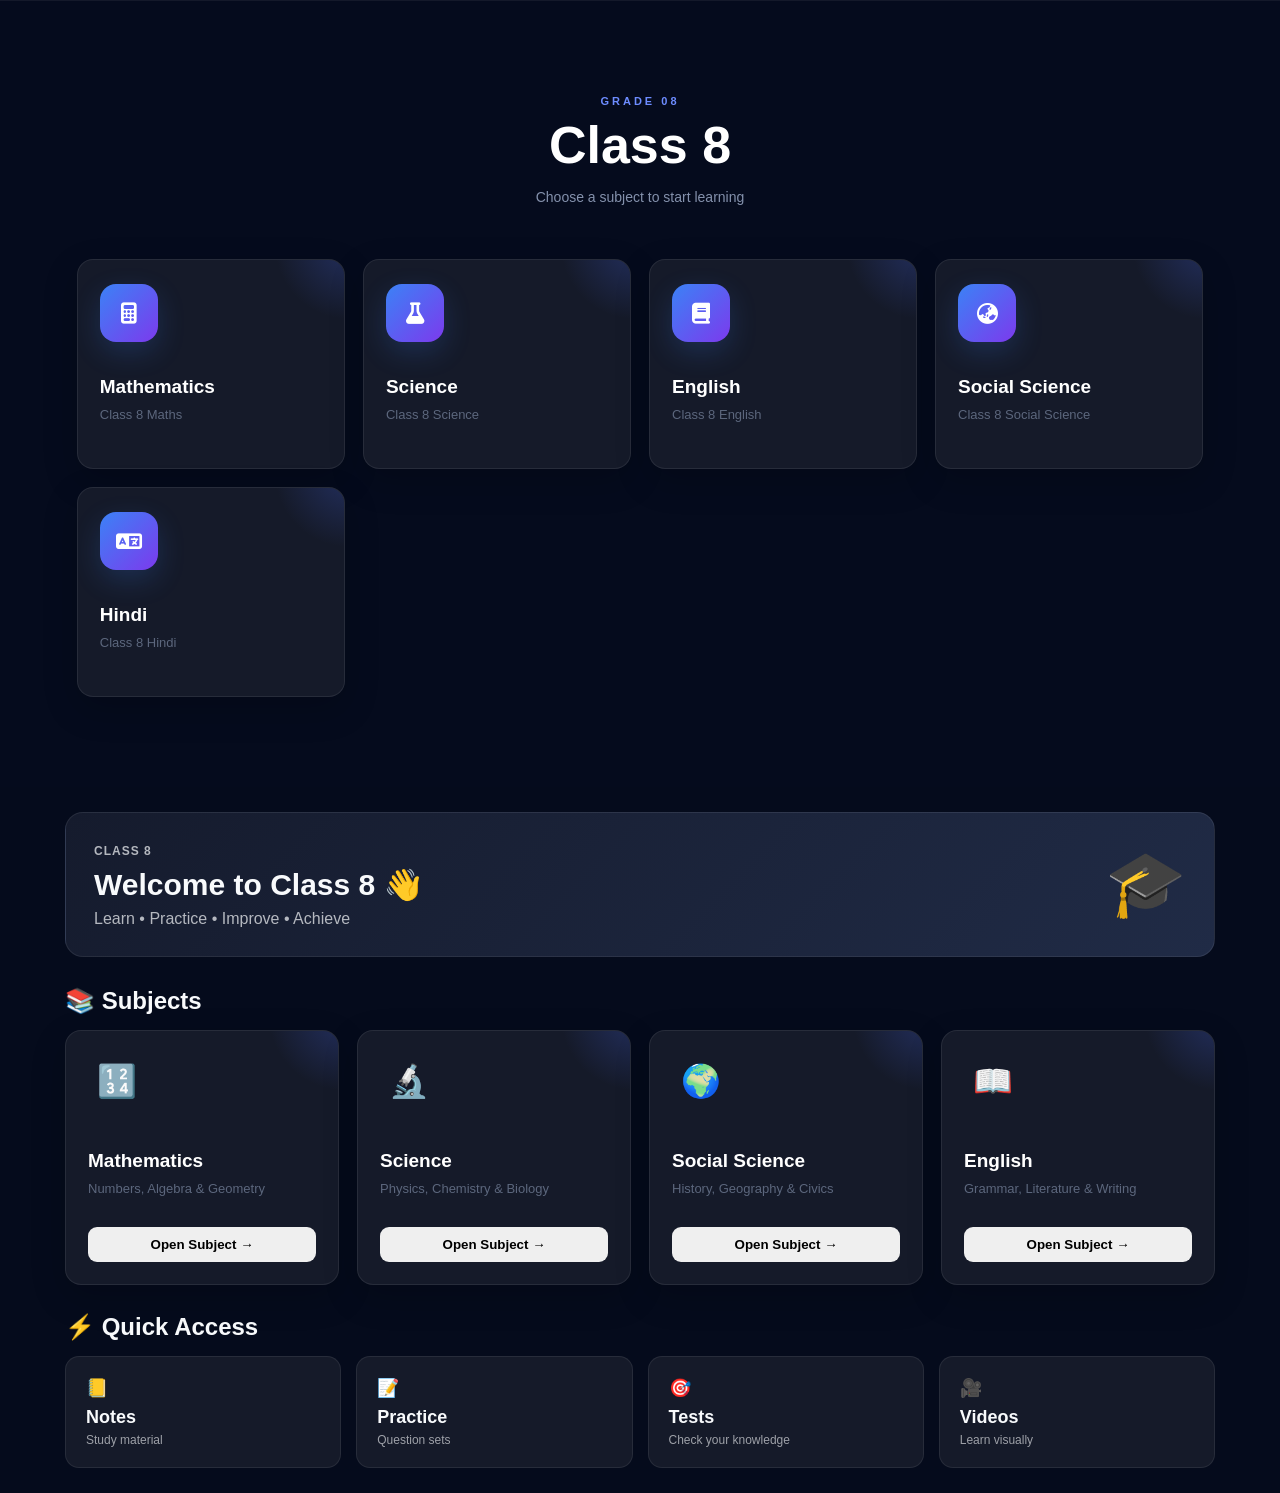
<file: class8.html>
<!DOCTYPE html>
<html lang="en">

<head>

    <meta charset="UTF-8">

    <meta name="viewport"
          content="width=device-width, initial-scale=1.0">

    <title>Electro Study | Class 8</title>

    <link rel="stylesheet" href="../style.css">

    <link rel="stylesheet"
          href="https://cdnjs.cloudflare.com/ajax/libs/font-awesome/6.5.2/css/all.min.css">

</head>

<body>

<section class="class-section">

    <div class="class-heading">
        <span>GRADE 08</span>
        <h2>Class 8</h2>
        <p>Choose a subject to start learning</p>
    </div>

    <div class="subject-grid">

        <div class="subject-card">
            <i class="fa-solid fa-calculator"></i>
            <h3>Mathematics</h3>
            <p>Class 8 Maths</p>
        </div>

        <div class="subject-card">
            <i class="fa-solid fa-flask"></i>
            <h3>Science</h3>
            <p>Class 8 Science</p>
        </div>

        <div class="subject-card">
            <i class="fa-solid fa-book"></i>
            <h3>English</h3>
            <p>Class 8 English</p>
        </div>

        <div class="subject-card">
            <i class="fa-solid fa-earth-asia"></i>
            <h3>Social Science</h3>
            <p>Class 8 Social Science</p>
        </div>

        <div class="subject-card">
            <i class="fa-solid fa-language"></i>
            <h3>Hindi</h3>
            <p>Class 8 Hindi</p>
        </div>

    </div>

</section>

<script src="../script.js"></script>

</body>
<section class="class-dashboard">

    <div class="welcome-box">
        <div>
            <span class="class-tag">CLASS 8</span>
            <h1>Welcome to Class 8 👋</h1>
            <p>Learn • Practice • Improve • Achieve</p>
        </div>
        <div class="welcome-icon">🎓</div>
    </div>

    <h2>📚 Subjects</h2>

    <div class="subject-grid">
        <div class="subject-card">
            <div class="subject-icon">🔢</div>
            <h3>Mathematics</h3>
            <p>Numbers, Algebra & Geometry</p>
            <button>Open Subject →</button>
        </div>

        <div class="subject-card">
            <div class="subject-icon">🔬</div>
            <h3>Science</h3>
            <p>Physics, Chemistry & Biology</p>
            <button>Open Subject →</button>
        </div>

        <div class="subject-card">
            <div class="subject-icon">🌍</div>
            <h3>Social Science</h3>
            <p>History, Geography & Civics</p>
            <button>Open Subject →</button>
        </div>

        <div class="subject-card">
            <div class="subject-icon">📖</div>
            <h3>English</h3>
            <p>Grammar, Literature & Writing</p>
            <button>Open Subject →</button>
        </div>
    </div>

    <h2>⚡ Quick Access</h2>

    <div class="quick-grid">
        <div class="quick-card">📒 <b>Notes</b><span>Study material</span></div>
        <div class="quick-card">📝 <b>Practice</b><span>Question sets</span></div>
        <div class="quick-card">🎯 <b>Tests</b><span>Check your knowledge</span></div>
        <div class="quick-card">🎥 <b>Videos</b><span>Learn visually</span></div>
    </div>

</section>
</html>
</file>
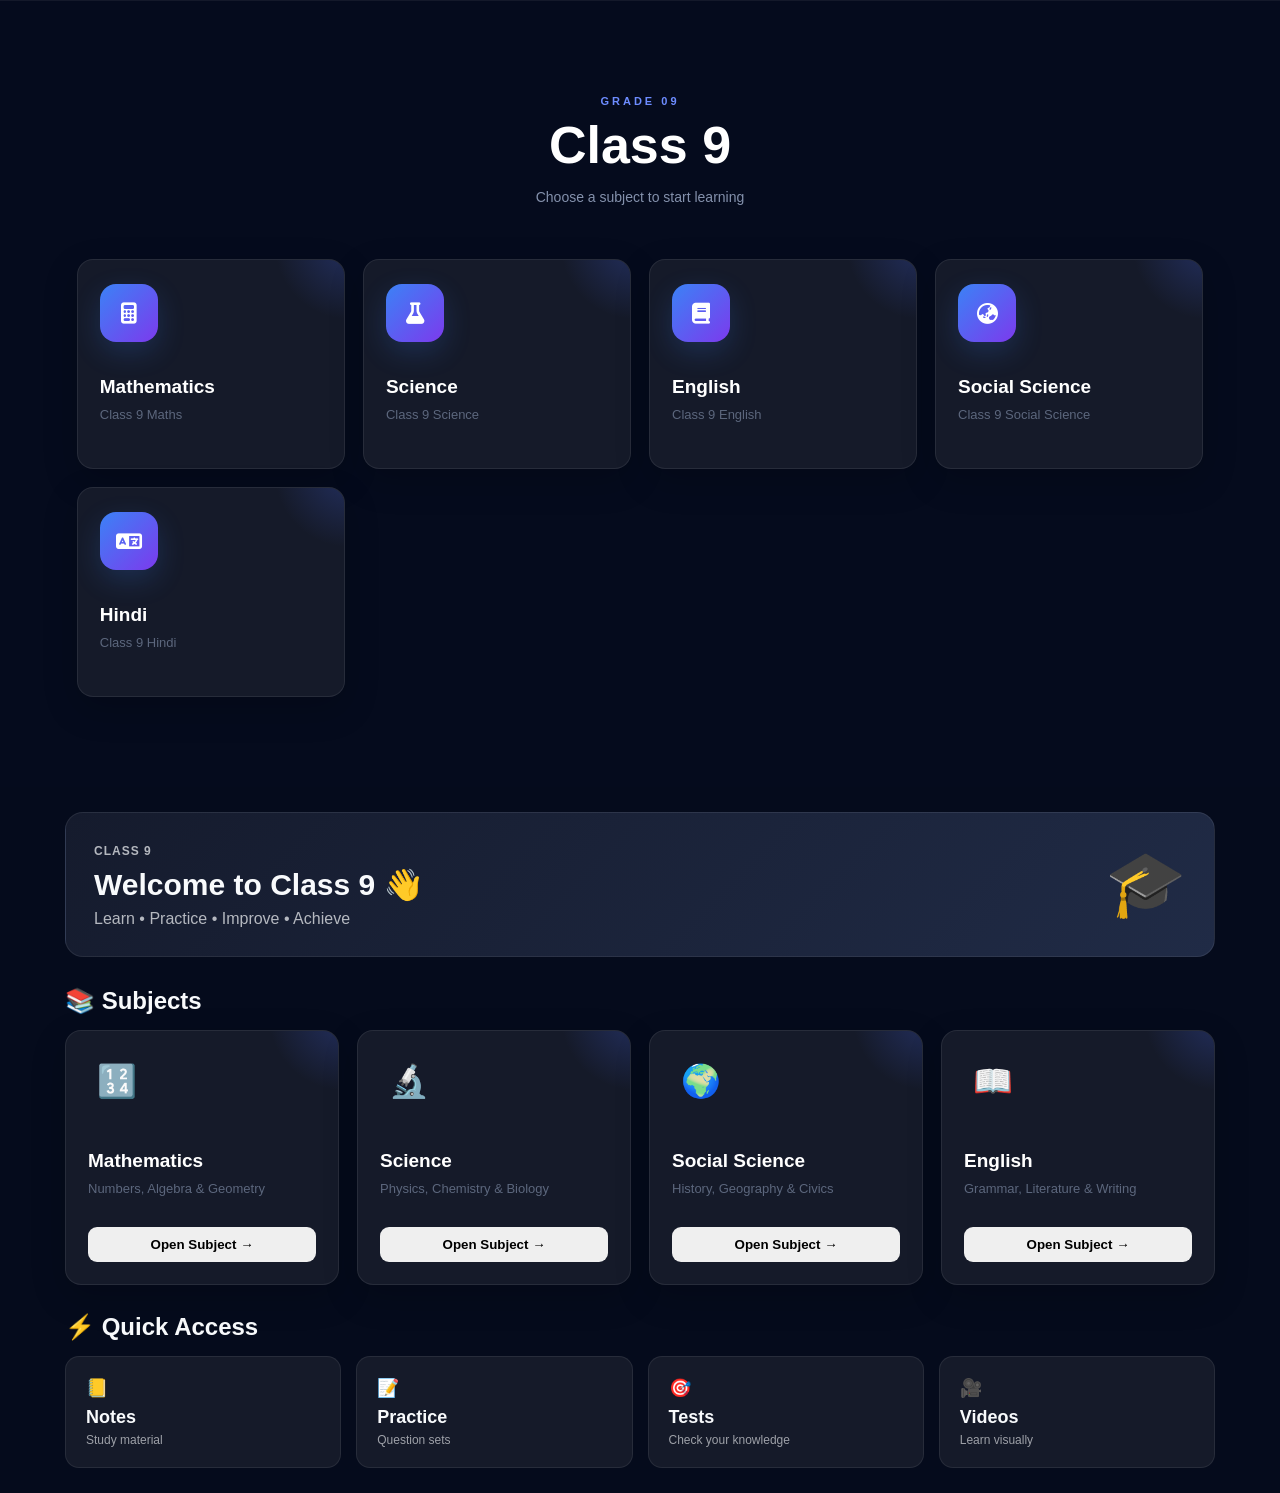
<file: class9.html>
<!DOCTYPE html>
<html lang="en">

<head>

    <meta charset="UTF-8">

    <meta name="viewport"
          content="width=device-width, initial-scale=1.0">

    <title>Electro Study | Class 9</title>

    <link rel="stylesheet" href="../style.css">

    <link rel="stylesheet"
          href="https://cdnjs.cloudflare.com/ajax/libs/font-awesome/6.5.2/css/all.min.css">

</head>

<body>

<section class="class-section">

    <div class="class-heading">
        <span>GRADE 09</span>
        <h2>Class 9</h2>
        <p>Choose a subject to start learning</p>
    </div>

    <div class="subject-grid">

        <div class="subject-card">
            <i class="fa-solid fa-calculator"></i>
            <h3>Mathematics</h3>
            <p>Class 9 Maths</p>
        </div>

        <div class="subject-card">
            <i class="fa-solid fa-flask"></i>
            <h3>Science</h3>
            <p>Class 9 Science</p>
        </div>

        <div class="subject-card">
            <i class="fa-solid fa-book"></i>
            <h3>English</h3>
            <p>Class 9 English</p>
        </div>

        <div class="subject-card">
            <i class="fa-solid fa-earth-asia"></i>
            <h3>Social Science</h3>
            <p>Class 9 Social Science</p>
        </div>

        <div class="subject-card">
            <i class="fa-solid fa-language"></i>
            <h3>Hindi</h3>
            <p>Class 9 Hindi</p>
        </div>

    </div>

</section>

<script src="../script.js"></script>

</body>
<section class="class-dashboard">

    <div class="welcome-box">
        <div>
            <span class="class-tag">CLASS 9</span>
            <h1>Welcome to Class 9 👋</h1>
            <p>Learn • Practice • Improve • Achieve</p>
        </div>
        <div class="welcome-icon">🎓</div>
    </div>

    <h2>📚 Subjects</h2>

    <div class="subject-grid">
        <div class="subject-card">
            <div class="subject-icon">🔢</div>
            <h3>Mathematics</h3>
            <p>Numbers, Algebra & Geometry</p>
            <button>Open Subject →</button>
        </div>

        <div class="subject-card">
            <div class="subject-icon">🔬</div>
            <h3>Science</h3>
            <p>Physics, Chemistry & Biology</p>
            <button>Open Subject →</button>
        </div>

        <div class="subject-card">
            <div class="subject-icon">🌍</div>
            <h3>Social Science</h3>
            <p>History, Geography & Civics</p>
            <button>Open Subject →</button>
        </div>

        <div class="subject-card">
            <div class="subject-icon">📖</div>
            <h3>English</h3>
            <p>Grammar, Literature & Writing</p>
            <button>Open Subject →</button>
        </div>
    </div>

    <h2>⚡ Quick Access</h2>

    <div class="quick-grid">
        <div class="quick-card">📒 <b>Notes</b><span>Study material</span></div>
        <div class="quick-card">📝 <b>Practice</b><span>Question sets</span></div>
        <div class="quick-card">🎯 <b>Tests</b><span>Check your knowledge</span></div>
        <div class="quick-card">🎥 <b>Videos</b><span>Learn visually</span></div>
    </div>

</section>
</html>
</file>
<file: style.css>
* {
    margin: 0;
    padding: 0;
    box-sizing: border-box;
}

html {
    scroll-behavior: smooth;
}

:root {
    --bg: #050b1c;
    --bg2: #071330;
    --card: #101a35;
    --card2: #142044;
    --border: rgba(255,255,255,.12);
    --text: #f8fafc;
    --muted: #9ba8c7;
    --blue: #3b82f6;
    --purple: #7c3aed;
    --cyan: #22d3ee;
}

body {
    font-family: "Inter", sans-serif;
    background: var(--bg);
    color: var(--text);
    overflow-x: hidden;
}

a {
    text-decoration: none;
    color: inherit;
}

button {
    font-family: inherit;
    cursor: pointer;
}

.section {
    padding: 110px 6%;
}


/* ================= NAVBAR ================= */

.navbar {
    height: 82px;
    padding: 0 5%;
    display: flex;
    align-items: center;
    justify-content: space-between;

    background: rgba(3,8,23,.88);
    border-bottom: 1px solid rgba(255,255,255,.08);

    backdrop-filter: blur(20px);

    position: sticky;
    top: 0;
    z-index: 1000;
}

.brand {
    display: flex;
    align-items: center;
    gap: 12px;
}

.brand-logo {
    width: 54px;
    height: 54px;

    display: grid;
    place-items: center;

    border-radius: 14px;

    background: linear-gradient(135deg,#3478ff,#7048ff);

    box-shadow:
        0 0 30px rgba(59,130,246,.35);
}

.brand-logo i {
    font-size: 25px;
}

.brand-text h2 {
    font-family: "Space Grotesk";
    font-size: 20px;
}

.brand-text h2 span {
    color: #5688ff;
}

.brand-text p {
    font-size: 9px;
    color: #8794b2;
}

.nav-links {
    display: flex;
    align-items: center;
    gap: 32px;
}

.nav-links a {
    color: #aab4cc;
    font-size: 14px;
    font-weight: 600;
    transition: .3s;
}

.nav-links a:hover,
.nav-links a.active {
    color: white;
}

.nav-links a.active {
    position: relative;
}

.nav-links a.active::after {
    content: "";
    position: absolute;

    left: 0;
    right: 0;
    bottom: -31px;

    height: 3px;

    background: #4d7fff;
    border-radius: 10px;

    box-shadow: 0 0 15px #4d7fff;
}

.nav-links i {
    font-size: 9px;
    margin-left: 4px;
}

.nav-actions {
    display: flex;
    align-items: center;
    gap: 12px;
}

.nav-icon {
    width: 43px;
    height: 43px;

    border: 1px solid var(--border);
    border-radius: 50%;

    background: rgba(255,255,255,.03);
    color: white;
}

.nav-icon:hover {
    background: rgba(255,255,255,.1);
}

.get-started {
    display: flex;
    align-items: center;
    gap: 10px;

    padding: 14px 21px;

    border-radius: 12px;

    background: linear-gradient(135deg,#3b82f6,#7546ff);

    font-size: 13px;
    font-weight: 700;

    box-shadow: 0 10px 35px rgba(67,100,255,.3);

    transition: .3s;
}

.get-started:hover {
    transform: translateY(-2px);
}

.mobile-menu {
    display: none;
}


/* ================= HERO ================= */

.hero {
    min-height: 650px;

    padding: 80px 5% 90px;

    display: grid;
    grid-template-columns: .95fr 1.15fr;

    align-items: center;

    gap: 55px;

    position: relative;

    overflow: hidden;

    background:
        radial-gradient(circle at 75% 40%,rgba(62,91,255,.16),transparent 30%),
        linear-gradient(135deg,#050b1c,#071538 55%,#050b1c);
}

.hero-background {
    position: absolute;
    inset: 0;
    pointer-events: none;
}

.orb {
    position: absolute;

    border-radius: 50%;

    filter: blur(100px);

    opacity: .18;
}

.orb-one {
    width: 350px;
    height: 350px;

    background: #315efb;

    right: 25%;
    top: 10%;
}

.orb-two {
    width: 250px;
    height: 250px;

    background: #853cff;

    right: 5%;
    bottom: -80px;
}

.atom-decoration,
.book-decoration {
    position: absolute;

    color: rgba(70,113,255,.12);

    font-size: 70px;
}

.atom-decoration {
    left: 42%;
    top: 80px;
}

.book-decoration {
    right: 5%;
    bottom: 80px;
    font-size: 50px;
}

.hero-content {
    position: relative;
    z-index: 2;
}

.hero-badge {
    display: inline-flex;
    align-items: center;
    gap: 9px;

    padding: 9px 16px;

    border: 1px solid rgba(75,120,255,.35);

    background: rgba(50,90,255,.1);

    border-radius: 30px;

    color: #c4d2ff;

    font-size: 12px;
    font-weight: 700;

    margin-bottom: 25px;
}

.hero-badge i {
    color: #91adff;
}

.hero h1 {
    font-family: "Space Grotesk";

    font-size: clamp(48px,5vw,76px);

    line-height: 1.02;

    letter-spacing: -3px;
}

.hero h1 span {
    background: linear-gradient(
        90deg,
        #3f8cff,
        #6955ff,
        #a855f7
    );

    -webkit-background-clip: text;
    color: transparent;
}

.hero-description {
    max-width: 600px;

    margin: 27px 0;

    color: #aab6d0;

    font-size: 16px;

    line-height: 1.8;
}

.hero-buttons {
    display: flex;
    gap: 15px;

    margin: 30px 0 38px;
}

.primary-btn,
.outline-btn {
    display: inline-flex;
    align-items: center;
    justify-content: center;
    gap: 11px;

    padding: 16px 25px;

    border-radius: 12px;

    font-size: 14px;
    font-weight: 700;

    transition: .3s;
}

.primary-btn {
    background: linear-gradient(135deg,#3b82f6,#7645ff);

    box-shadow:
        0 12px 35px rgba(66,96,255,.3);
}

.primary-btn:hover {
    transform: translateY(-3px);
}

.outline-btn {
    border: 1px solid rgba(255,255,255,.2);
    color: #e8edff;
    background: rgba(255,255,255,.02);
}

.outline-btn:hover {
    background: rgba(255,255,255,.08);
}

.hero-stats {
    display: flex;
    gap: 35px;
}

.stat {
    display: flex;
    align-items: center;
    gap: 11px;
}

.stat-icon {
    width: 42px;
    height: 42px;

    display: grid;
    place-items: center;

    border: 1px solid rgba(255,255,255,.14);

    border-radius: 11px;

    color: #75a2ff;

    background: rgba(255,255,255,.04);
}

.stat strong,
.stat span {
    display: block;
}

.stat strong {
    font-size: 20px;
}

.stat span {
    color: #8290af;
    font-size: 11px;
}


/* ================= DASHBOARD ================= */

.dashboard-wrapper {
    min-height: 520px;

    position: relative;

    display: flex;
    align-items: center;
    justify-content: center;
}

.dashboard {
    width: 100%;
    max-width: 690px;

    padding: 30px;

    border: 1px solid rgba(255,255,255,.15);

    border-radius: 27px;

    background:
        linear-gradient(
            145deg,
            rgba(24,38,76,.8),
            rgba(8,18,43,.9)
        );

    box-shadow:
        0 35px 100px rgba(0,0,0,.4),
        inset 0 1px 0 rgba(255,255,255,.06);

    backdrop-filter: blur(25px);

    position: relative;
    z-index: 2;
}

.dashboard-header {
    display: flex;
    justify-content: space-between;
    align-items: center;

    margin-bottom: 28px;
}

.dashboard-header span {
    color: #a4b0c9;
    font-size: 13px;
}

.dashboard-header h3 {
    font-family: "Space Grotesk";

    font-size: 22px;

    margin-top: 6px;
}

.profile-icon {
    width: 49px;
    height: 49px;

    display: grid;
    place-items: center;

    border-radius: 50%;

    background: linear-gradient(135deg,#4b67a9,#7988a9);

    position: relative;
}

.profile-icon b {
    width: 9px;
    height: 9px;

    border-radius: 50%;

    background: #22c55e;

    position: absolute;

    right: 2px;
    bottom: 2px;

    border: 2px solid #17233f;
}

.dashboard-progress {
    display: flex;
    align-items: center;
    gap: 18px;

    padding: 22px;

    border-radius: 19px;

    background: rgba(255,255,255,.05);

    border: 1px solid rgba(255,255,255,.08);

    margin-bottom: 18px;
}

.progress-icon {
    width: 56px;
    height: 56px;

    display: grid;
    place-items: center;

    border-radius: 50%;

    background: linear-gradient(135deg,#315cff,#704dff);

    box-shadow: 0 0 30px rgba(77,91,255,.3);

    font-size: 22px;
}

.progress-content {
    flex: 1;
}

.progress-title {
    display: flex;
    justify-content: space-between;
    align-items: center;

    margin-bottom: 12px;
}

.progress-title span {
    font-size: 13px;
    color: #c4cde0;
}

.progress-title strong {
    font-size: 27px;

    color: #786cff;
}

.progress-bar {
    height: 9px;

    background: #0b142a;

    border-radius: 20px;

    overflow: hidden;
}

.progress-bar div {
    width: 72%;
    height: 100%;

    border-radius: 20px;

    background: linear-gradient(90deg,#3c8dff,#7954ff);

    box-shadow: 0 0 15px #625cff;
}

.progress-content small {
    display: block;

    margin-top: 10px;

    color: #7f8ba6;

    font-size: 10px;
}

.dashboard-grid {
    display: grid;
    grid-template-columns: repeat(4,1fr);
    gap: 12px;
}

.dash-card {
    padding: 19px;

    min-height: 150px;

    border-radius: 17px;

    background: rgba(255,255,255,.045);

    border: 1px solid rgba(255,255,255,.07);

    transition: .3s;
}

.dash-card:hover {
    transform: translateY(-5px);

    background: rgba(255,255,255,.07);
}

.dash-icon {
    width: 42px;
    height: 42px;

    display: grid;
    place-items: center;

    border-radius: 50%;

    margin-bottom: 14px;
}

.dash-icon.blue {
    background: rgba(59,130,246,.18);
    color: #60a5fa;
}

.dash-icon.purple {
    background: rgba(139,92,246,.18);
    color: #a78bfa;
}

.dash-icon.orange {
    background: rgba(249,115,22,.18);
    color: #fb923c;
}

.dash-icon.cyan {
    background: rgba(34,211,238,.18);
    color: #22d3ee;
}

.dash-card > span {
    display: block;

    color: #8995ae;

    font-size: 10px;

    margin-bottom: 6px;
}

.dash-card > strong {
    font-family: "Space Grotesk";

    display: block;

    font-size: 19px;
}

.dash-card > strong small {
    color: #68758f;
    font-size: 12px;
}

.dash-card p {
    color: #6d7b96;

    font-size: 9px;

    margin-top: 9px;
}

.dash-card p i {
    color: #22c55e;
    margin-left: 3px;
}


/* ================= FLOATING CARDS ================= */

.floating-notification {
    position: absolute;

    display: flex;
    align-items: center;
    gap: 11px;

    padding: 14px 18px;

    border: 1px solid rgba(255,255,255,.12);

    background: rgba(15,28,57,.92);

    border-radius: 15px;

    box-shadow: 0 20px 50px rgba(0,0,0,.3);

    backdrop-filter: blur(15px);

    z-index: 4;

    animation: floating 4s ease-in-out infinite;
}

.floating-notification strong,
.floating-notification small {
    display: block;
}

.floating-notification strong {
    font-size: 11px;
}

.floating-notification small {
    color: #71809e;
    font-size: 9px;
}

.notification-icon {
    width: 34px;
    height: 34px;

    display: grid;
    place-items: center;

    border-radius: 50%;

    background: rgba(34,197,94,.15);

    color: #4ade80;
}

.notification-icon.fire {
    background: rgba(249,115,22,.15);
    color: #fb923c;
}

.notification-one {
    left: -25px;
    top: 100px;
}

.notification-two {
    right: -15px;
    bottom: 85px;

    animation-delay: -2s;
}

@keyframes floating {
    50% {
        transform: translateY(-12px);
    }
}


/* ================= HEADINGS ================= */

.section-heading {
    display: flex;
    justify-content: space-between;
    align-items: end;

    margin-bottom: 45px;
}

.section-heading h2,
.center-heading h2 {
    font-family: "Space Grotesk";

    font-size: 46px;

    margin-top: 9px;
}

.section-heading h2 span,
.center-heading h2 span {
    color: #527eff;
}

.section-heading p,
.center-heading p {
    color: #8996b2;

    max-width: 430px;

    font-size: 14px;
}

.section-label {
    color: #557fff;

    font-size: 11px;

    font-weight: 800;

    letter-spacing: 1.5px;
}

.classes-section {
    background: #f7f9ff;
    color: #0c1730;
}

.class-grid {
    display: grid;

    grid-template-columns: repeat(7,1fr);

    gap: 14px;
}

.class-card {
    min-height: 225px;

    padding: 24px 15px;

    background: white;

    border: 1px solid #e4e9f4;

    border-radius: 19px;

    display: flex;
    flex-direction: column;
    align-items: center;

    text-align: center;

    position: relative;

    transition: .35s;

    box-shadow: 0 10px 25px rgba(26,47,90,.04);
}

.class-card:hover {
    transform: translateY(-8px);

    box-shadow: 0 25px 50px rgba(26,47,90,.1);

    border-color: #9eb6ff;
}

.class-icon {
    width: 64px;
    height: 64px;

    display: grid;
    place-items: center;

    border-radius: 50%;

    margin-bottom: 20px;

    font-size: 24px;
}

.class-card strong {
    font-family: "Space Grotesk";

    font-size: 18px;

    margin-bottom: 7px;
}

.class-card span {
    color: #64718b;

    font-size: 10px;

    line-height: 1.5;
}

.class-card > b {
    width: 30px;
    height: 30px;

    display: grid;
    place-items: center;

    border-radius: 50%;

    position: absolute;

    right: 13px;
    bottom: 13px;

    color: white;

    font-size: 10px;
}

.class-card.green .class-icon {
    background: #e1f8ef;
    color: #099268;
}

.class-card.green > b {
    background: #099268;
}

.class-card.blue .class-icon {
    background: #e6efff;
    color: #3478ee;
}

.class-card.blue > b {
    background: #3478ee;
}

.class-card.purple .class-icon {
    background: #eee9ff;
    color: #7347df;
}

.class-card.purple > b {
    background: #7347df;
}

.class-card.orange .class-icon {
    background: #fff0df;
    color: #f27a1a;
}

.class-card.orange > b {
    background: #f27a1a;
}

.class-card.cyan .class-icon {
    background: #ddf7fa;
    color: #0798a8;
}

.class-card.cyan > b {
    background: #0798a8;
}

.class-card.pink .class-icon {
    background: #ffe6f3;
    color: #d52d86;
}

.class-card.pink > b {
    background: #d52d86;
}

.class-card.class12 {
    border: 1.5px solid #647cff;
    background: #fafbff;
}

.class-card.class12 .class-icon {
    background: #e7ebff;
    color: #5269ef;
}

.class-card.class12 > b {
    background: #5269ef;
}

.class-card em {
    position: absolute;

    top: -1px;
    right: -1px;

    width: 31px;
    height: 38px;

    display: grid;
    place-items: center;

    background: #ffb52e;

    color: white;

    border-radius: 0 18px 0 13px;

    font-style: normal;
}


/* ================= SUBJECTS ================= */

.subjects-section {
    background:
        radial-gradient(circle at 20% 20%,rgba(55,91,255,.12),transparent 25%),
        #07112a;
}

.center-heading {
    text-align: center;
    margin-bottom: 48px;
}

.center-heading h2 {
    color: white;
}

.center-heading p {
    margin: 10px auto 0;
}

.subject-grid {
    display: grid;

    grid-template-columns: repeat(4,1fr);

    gap: 18px;
}

.subject-card {
    padding: 30px;

    min-height: 245px;

    background: rgba(255,255,255,.045);

    border: 1px solid rgba(255,255,255,.09);

    border-radius: 20px;

    transition: .35s;
}

.subject-card:hover {
    transform: translateY(-7px);

    background: rgba(255,255,255,.07);

    border-color: rgba(90,120,255,.5);
}

.subject-icon {
    width: 57px;
    height: 57px;

    display: grid;
    place-items: center;

    border-radius: 16px;

    margin-bottom: 28px;

    font-size: 22px;
}

.subject-icon.physics {
    background: rgba(67,126,255,.15);
    color: #6197ff;
}

.subject-icon.chemistry {
    background: rgba(168,85,247,.15);
    color: #b77aff;
}

.subject-icon.biology {
    background: rgba(34,197,94,.15);
    color: #4ade80;
}

.subject-icon.maths {
    background: rgba(245,158,11,.15);
    color: #fbbf24;
}

.subject-card h3 {
    font-family: "Space Grotesk";

    font-size: 21px;
}

.subject-card p {
    color: #7f8da9;

    font-size: 12px;

    margin: 8px 0 24px;
}

.subject-card a {
    color: #6d92ff;

    font-size: 12px;

    font-weight: 700;
}


/* ================= FEATURES ================= */

.features-section {
    background: #f7f9ff;

    color: #0b1630;
}

.feature-grid {
    display: grid;

    grid-template-columns: repeat(3,1fr);

    gap: 18px;
}

.feature-card {
    padding: 30px;

    background: white;

    border: 1px solid #e5eaf4;

    border-radius: 19px;

    transition: .3s;
}

.feature-card:hover {
    transform: translateY(-6px);

    box-shadow: 0 25px 45px rgba(21,42,85,.08);
}

.feature-icon {
    width: 53px;
    height: 53px;

    display: grid;
    place-items: center;

    border-radius: 15px;

    background: #e9efff;

    color: #4d78ef;

    font-size: 20px;

    margin-bottom: 20px;
}

.feature-card h3 {
    font-family: "Space Grotesk";

    font-size: 18px;
}

.feature-card p {
    color: #78859c;

    font-size: 12px;

    margin-top: 7px;
}


/* ================= CTA ================= */

.cta-section {
    margin: 80px 6%;

    padding: 60px;

    border-radius: 28px;

    display: flex;
    align-items: center;
    justify-content: space-between;

    gap: 30px;

    background:
        radial-gradient(circle at 80% 20%,rgba(150,120,255,.35),transparent 30%),
        linear-gradient(135deg,#142c66,#37217d);

    box-shadow: 0 30px 80px rgba(25,50,120,.25);
}

.cta-section span {
    color: #9bb8ff;

    font-size: 10px;

    font-weight: 800;

    letter-spacing: 1.5px;
}

.cta-section h2 {
    color: white !important;
}
    font-family: "Space Grotesk";

    font-size: 35px;

    margin: 8px 0;
}

.cta-section p {
    color: #aab8d8;

    font-size: 13px;
}

.cta-section .primary-btn {
    background: white;
    color: #315edb;
}


/* ================= FOOTER ================= */

footer {
    padding: 70px 6% 25px;

    background: #030815;

    border-top: 1px solid rgba(255,255,255,.06);
}

.footer-content {
    display: grid;

    grid-template-columns: 2fr 1fr 1fr;

    gap: 70px;

    padding-bottom: 55px;
}

.footer-brand > p {
    max-width: 350px;

    color: #65728c;

    font-size: 12px;

    margin-top: 20px;
}

.footer-links {
    display: flex;
    flex-direction: column;

    gap: 13px;
}

.footer-links h3 {
    font-size: 14px;

    margin-bottom: 5px;
}

.footer-links a {
    color: #68758d;

    font-size: 11px;

    transition: .2s;
}

.footer-links a:hover {
    color: white;
}

.footer-bottom {
    padding-top: 22px;

    border-top: 1px solid rgba(255,255,255,.07);

    display: flex;
    justify-content: space-between;

    color: #59657c;

    font-size: 10px;
}

.footer-bottom b {
    color: #ff4d70;
}

.footer-bottom strong {
    color: #8ba7ff;
}


/* ================= RESPONSIVE ================= */

@media(max-width:1200px) {

    .nav-links {
        gap: 17px;
    }

    .hero {
        grid-template-columns: 1fr;
    }

    .dashboard-wrapper {
        margin-top: 30px;
    }

    .dashboard {
        max-width: 850px;
    }

    .class-grid {
        grid-template-columns: repeat(4,1fr);
    }

}

@media(max-width:900px) {

    .nav-links {
        display: none;
    }

    .mobile-menu {
        display: grid;

        width: 43px;
        height: 43px;

        place-items: center;

        border: 1px solid var(--border);

        border-radius: 50%;

        background: transparent;

        color: white;
    }

    .search-btn {
        display: none;
    }

    .class-grid {
        grid-template-columns: repeat(2,1fr);
    }

    .subject-grid {
        grid-template-columns: repeat(2,1fr);
    }

    .feature-grid {
        grid-template-columns: repeat(2,1fr);
    }

}

@media(max-width:600px) {

    .navbar {
        padding: 0 4%;
    }

    .brand-text {
        display: none;
    }

    .get-started {
        display: none;
    }

    .hero {
        padding: 60px 5%;
    }

    .hero h1 {
        font-size: 47px;
        letter-spacing: -2px;
    }

    .hero-description {
        font-size: 14px;
    }

    .hero-buttons {
        flex-direction: column;
    }

    .hero-buttons a {
        width: 100%;
    }

    .hero-stats {
        justify-content: space-between;
        gap: 10px;
    }

    .stat-icon {
        display: none;
    }

    .dashboard {
        padding: 20px;
    }

    .dashboard-grid {
        grid-template-columns: repeat(2,1fr);
    }

    .floating-notification {
        display: none;
    }

    .section {
        padding: 75px 5%;
    }

    .section-heading {
        display: block;
    }

    .section-heading p {
        margin-top: 12px;
    }

    .section-heading h2,
    .center-heading h2 {
        font-size: 34px;
    }

    .class-grid,
    .subject-grid,
    .feature-grid {
        grid-template-columns: 1fr;
    }

    .cta-section {
        margin: 40px 5%;
        padding: 35px 25px;

        flex-direction: column;

        align-items: flex-start;
    }

    .cta-section h2 {
        font-size: 27px;
    }

    .footer-content {
        grid-template-columns: 1fr;
        gap: 35px;
    }

    .footer-bottom {
        flex-direction: column;
        gap: 10px;
    }
}
/* =========================================
   LIGHT MODE
========================================= */

body.light-mode {
    --bg: #f5f7ff;
    --bg2: #eef2ff;
    --card: #ffffff;
    --card2: #f1f4ff;
    --border: rgba(20,35,70,.12);
    --text: #111827;
    --muted: #64748b;

    background: #f5f7ff;
    color: #111827;
}


/* NAVBAR */

body.light-mode .navbar {
    background: rgba(255,255,255,.92);
    border-bottom: 1px solid #e4e8f2;
}

body.light-mode .nav-links a {
    color: #64748b;
}

body.light-mode .nav-links a:hover,
body.light-mode .nav-links a.active {
    color: #17213d;
}

body.light-mode .nav-icon {
    background: #f3f5fb;
    color: #17213d;
    border-color: #dce2ef;
}


/* HERO */

body.light-mode .hero {
    background:
        radial-gradient(
            circle at 75% 40%,
            rgba(92,110,255,.13),
            transparent 30%
        ),
        linear-gradient(
            135deg,
            #f8faff,
            #eef2ff 55%,
            #f8faff
        );
}

body.light-mode .hero-description {
    color: #5f6c84;
}

body.light-mode .hero-badge {
    background: #edf2ff;
    border-color: #cbd7ff;
    color: #4966c7;
}

body.light-mode .stat-icon {
    background: white;
    border-color: #dfe5f2;
    color: #5277ed;
}


/* DASHBOARD */

body.light-mode .dashboard {
    background:
        linear-gradient(
            145deg,
            rgba(255,255,255,.96),
            rgba(241,244,255,.96)
        );

    border-color: #dce3f3;

    box-shadow:
        0 30px 80px rgba(42,62,110,.14);
}

body.light-mode .dashboard-header span {
    color: #71809b;
}

body.light-mode .dashboard-header h3 {
    color: #111827;
}

body.light-mode .dashboard-progress,
body.light-mode .dash-card {
    background: rgba(255,255,255,.75);
    border-color: #e0e6f2;
}

body.light-mode .progress-title span {
    color: #526078;
}

body.light-mode .progress-content small,
body.light-mode .dash-card > span,
body.light-mode .dash-card p {
    color: #7b879c;
}


/* FLOATING CARDS */

body.light-mode .floating-notification {
    background: rgba(255,255,255,.96);
    border-color: #dce3f1;
    box-shadow: 0 20px 50px rgba(40,60,100,.15);
}

body.light-mode .floating-notification strong {
    color: #17213d;
}


/* SUBJECTS */

body.light-mode .subjects-section {
    background:
        radial-gradient(
            circle at 20% 20%,
            rgba(72,100,255,.08),
            transparent 25%
        ),
        #eef2ff;
}

body.light-mode .center-heading h2 {
    color: #111827;
}

body.light-mode .subject-card {
    background: rgba(255,255,255,.8);
    border-color: #dce3f0;
}

body.light-mode .subject-card:hover {
    background: white;
    box-shadow: 0 20px 45px rgba(40,60,100,.1);
}

body.light-mode .subject-card h3 {
    color: #17213d;
}

body.light-mode .subject-card p {
    color: #6b7890;
}


/* FEATURES */

body.light-mode .features-section {
    background: #f7f9ff;
}

body.light-mode .feature-card {
    background: white;
    border-color: #e0e6f1;
}

body.light-mode .feature-card h3 {
    color: #17213d;
}

body.light-mode .feature-card p {
    color: #718098;
}


/* FOOTER */

body.light-mode footer {
    background: #e8edfa;
    border-top-color: #dce3ef;
}

body.light-mode .footer-brand > p,
body.light-mode .footer-links a,
body.light-mode .footer-bottom {
    color: #69758b;
}

body.light-mode .footer-links h3 {
    color: #17213d;
}


/* DECORATIONS */

body.light-mode .atom-decoration,
body.light-mode .book-decoration {
    color: rgba(60,100,220,.08);
}
/* =========================================
   LOGIN SYSTEM
========================================= */

.login-btn {
    height: 43px;

    padding: 0 17px;

    display: flex;
    align-items: center;
    gap: 8px;

    border-radius: 12px;

    border: 1px solid rgba(255,255,255,.12);

    background: rgba(255,255,255,.04);

    color: #dbe5ff;

    font-size: 13px;
    font-weight: 700;

    transition: .3s;
}

.login-btn:hover {
    border-color: #557dff;

    background: rgba(70,100,255,.12);

    color: white;

    box-shadow: 0 0 20px rgba(70,100,255,.15);
}


/* OVERLAY */

.login-overlay {

    position: fixed;

    inset: 0;

    z-index: 5000;

    display: none;

    align-items: center;
    justify-content: center;

    padding: 20px;

    background: rgba(1,5,17,.78);

    backdrop-filter: blur(12px);
}

.login-overlay.active {
    display: flex;
}


/* MODAL */

.login-modal {

    width: 100%;
    max-width: 430px;

    padding: 38px;

    position: relative;

    border-radius: 25px;

    border: 1px solid rgba(255,255,255,.14);

    background:
        linear-gradient(
            145deg,
            #101c3c,
            #07112b
        );

    box-shadow:
        0 35px 100px rgba(0,0,0,.55),
        0 0 60px rgba(70,90,255,.12);

    animation: loginPop .3s ease;
}

@keyframes loginPop {

    from {
        opacity: 0;
        transform: translateY(20px) scale(.96);
    }

    to {
        opacity: 1;
        transform: translateY(0) scale(1);
    }

}


/* CLOSE */

.close-login {

    position: absolute;

    top: 17px;
    right: 17px;

    width: 35px;
    height: 35px;

    border-radius: 50%;

    border: 1px solid rgba(255,255,255,.1);

    background: rgba(255,255,255,.05);

    color: #aab5ce;

    cursor: pointer;
}

.close-login:hover {
    color: white;
    background: rgba(255,255,255,.1);
}


/* LOGO */

.login-logo {

    width: 60px;
    height: 60px;

    display: grid;
    place-items: center;

    border-radius: 17px;

    background: linear-gradient(
        135deg,
        #3b82f6,
        #7c3aed
    );

    box-shadow:
        0 0 30px rgba(74,94,255,.35);

    font-size: 25px;

    margin-bottom: 22px;
}

.login-modal h2 {

    font-family: "Space Grotesk";

    font-size: 28px;

    margin-bottom: 7px;
}

.login-modal > p {

    color: #8996b1;

    font-size: 12px;

    margin-bottom: 25px;

    line-height: 1.6;
}


/* INPUT */

.input-box {

    height: 54px;

    display: flex;
    align-items: center;

    gap: 12px;

    padding: 0 16px;

    margin-bottom: 13px;

    border-radius: 13px;

    border: 1px solid rgba(255,255,255,.1);

    background: rgba(255,255,255,.045);

    transition: .25s;
}

.input-box:focus-within {

    border-color: #547cff;

    box-shadow:
        0 0 0 3px rgba(84,124,255,.1);
}

.input-box > i {

    color: #6f8cff;

    font-size: 15px;
}

.input-box input {

    width: 100%;

    border: none;
    outline: none;

    background: transparent;

    color: white;

    font-family: inherit;

    font-size: 13px;
}

.input-box input::placeholder {
    color: #687691;
}

.show-password {

    border: none;

    background: transparent;

    color: #73809b;

    cursor: pointer;
}


/* LOGIN BUTTON */

.login-submit {

    width: 100%;

    height: 54px;

    border: none;

    border-radius: 13px;

    margin-top: 8px;

    background:
        linear-gradient(
            135deg,
            #3b82f6,
            #7c3aed
        );

    color: white;

    font-size: 14px;

    font-weight: 800;

    box-shadow:
        0 12px 30px rgba(66,90,255,.25);

    transition: .3s;
}

.login-submit:hover {
    transform: translateY(-2px);

    box-shadow:
        0 15px 40px rgba(66,90,255,.4);
}


/* SWITCH */

.login-switch {

    text-align: center;

    margin-top: 20px;

    margin-bottom: 0 !important;

    color: #7886a1;
}

.login-switch button {

    border: none;

    background: transparent;

    color: #7091ff;

    font-weight: 700;

    cursor: pointer;

    margin-left: 4px;
}


/* MESSAGE */

.login-message {

    min-height: 20px;

    text-align: center;

    margin-top: 12px;

    font-size: 11px;

    color: #ff8b8b;
}


/* SIGNUP MODE */

.signup-only {
    display: none;
}

.login-modal.signup-mode .signup-only {
    display: flex;
}


/* LIGHT MODE */

body.light-mode .login-overlay {
    background: rgba(30,40,70,.35);
}

body.light-mode .login-modal {
    background: white;

    border-color: #dfe5f1;

    box-shadow:
        0 30px 80px rgba(30,50,90,.2);
}

body.light-mode .login-modal h2 {
    color: #111827;
}

body.light-mode .login-modal > p {
    color: #68758b;
}

body.light-mode .input-box {
    background: #f5f7fc;
    border-color: #dce3ef;
}

body.light-mode .input-box input {
    color: #17213d;
}

body.light-mode .close-login {
    color: #64748b;
    background: #f2f4f8;
}

body.light-mode .login-btn {
    color: #24304a;
    border-color: #dce3ef;
    background: #f5f7fc;
}


@media(max-width:600px) {

    .login-modal {
        padding: 30px 22px;
    }

    .login-btn {
        display: none;
    }

}
/* =========================================
   DASHBOARD LOCK
========================================= */

.dashboard {
    position: relative;
}

.dashboard.dashboard-locked {
    filter: blur(3px);
    pointer-events: none;
    user-select: none;
}

.dashboard-lock-overlay {
    position: absolute;
    inset: 0;
    z-index: 20;

    display: flex;
    align-items: center;
    justify-content: center;

    border-radius: inherit;

    background: rgba(5, 12, 32, 0.48);
    backdrop-filter: blur(4px);

    pointer-events: auto;
    cursor: pointer;
}

.dashboard-lock-box {
    text-align: center;
    padding: 24px 30px;

    border-radius: 18px;

    background: rgba(15, 27, 58, 0.92);
    border: 1px solid rgba(110, 135, 255, 0.3);

    box-shadow:
        0 20px 50px rgba(0, 0, 0, 0.3),
        0 0 35px rgba(75, 100, 255, 0.12);
}

.dashboard-lock-icon {
    width: 55px;
    height: 55px;

    margin: 0 auto 12px;

    display: grid;
    place-items: center;

    border-radius: 50%;

    background: linear-gradient(
        135deg,
        #4f7cff,
        #7c3aed
    );

    color: white;

    font-size: 21px;
}

.dashboard-lock-box h3 {
    margin: 0 0 7px;

    color: white;

    font-size: 18px;
}

.dashboard-lock-box p {
    margin: 0;

    color: #9caaca;

    font-size: 12px;
}

.dashboard-lock-box span {
    display: inline-block;

    margin-top: 13px;

    color: #7190ff;

    font-size: 11px;
    font-weight: 700;
}


/* LIGHT MODE */

body.light-mode .dashboard-lock-overlay {
    background: rgba(240, 244, 255, 0.5);
}

body.light-mode .dashboard-lock-box {
    background: rgba(255,255,255,.95);
    border-color: #dce4f5;
}

body.light-mode .dashboard-lock-box h3 {
    color: #17213d;
}

body.light-mode .dashboard-lock-box p {
    color: #68758b;
}
/* =========================================
   ANKUR GURJAR - CREATOR & SOCIAL SECTION
========================================= */

.creator-section {
    margin-top: 35px;
    padding: 30px 0;

    border-top: 1px solid rgba(255,255,255,.08);

    display: flex;
    align-items: center;
    justify-content: space-between;

    gap: 30px;
}


/* CREATOR INFO */

.creator-info {
    display: flex;
    align-items: center;
    gap: 16px;
}

.creator-avatar {
    width: 58px;
    height: 58px;

    display: grid;
    place-items: center;

    border-radius: 16px;

    background: linear-gradient(
        135deg,
        #3b82f6,
        #7c3aed
    );

    color: white;

    font-size: 22px;

    box-shadow:
        0 0 25px rgba(72,100,255,.25);
}

.creator-label {
    display: block;

    color: #68769a;

    font-size: 8px;
    font-weight: 800;

    letter-spacing: 1.6px;

    margin-bottom: 5px;
}

.creator-info h3 {
    font-family: "Space Grotesk", sans-serif;

    color: #ffffff;

    font-size: 18px;

    margin: 0 0 5px;
}

.creator-info p {
    color: #697791;

    font-size: 11px;

    margin: 0;
}


/* SOCIAL MEDIA */

.social-section {
    text-align: right;
}

.social-section > span {
    display: block;

    color: #68769a;

    font-size: 8px;
    font-weight: 800;

    letter-spacing: 1.6px;

    margin-bottom: 11px;
}

.social-icons {
    display: flex;

    justify-content: flex-end;

    gap: 10px;
}

.social-icons a {
    width: 42px;
    height: 42px;

    display: grid;
    place-items: center;

    border-radius: 12px;

    border: 1px solid rgba(255,255,255,.09);

    background: rgba(255,255,255,.04);

    color: #8997b5;

    font-size: 16px;

    transition:
        transform .3s ease,
        color .3s ease,
        background .3s ease,
        box-shadow .3s ease;
}

.social-icons a:hover {
    transform: translateY(-5px);

    color: white;

    background: linear-gradient(
        135deg,
        #3b82f6,
        #7c3aed
    );

    border-color: transparent;

    box-shadow:
        0 10px 25px rgba(70,90,255,.28);
}


/* INDIVIDUAL ICON HOVER */

.social-icons a:nth-child(1):hover {
    background: linear-gradient(
        135deg,
        #ef4444,
        #f97316
    );
}

.social-icons a:nth-child(2):hover {
    background: linear-gradient(
        135deg,
        #f9ce34,
        #ee2a7b,
        #6228d7
    );
}

.social-icons a:nth-child(3):hover {
    background: #1877f2;
}

.social-icons a:nth-child(4):hover {
    background: linear-gradient(
        135deg,
        #3b82f6,
        #7c3aed
    );
}


/* LIGHT MODE */

body.light-mode .creator-section {
    border-top-color: #dce3ef;
}

body.light-mode .creator-info h3 {
    color: #17213d;
}

body.light-mode .creator-info p {
    color: #718098;
}

body.light-mode .creator-label,
body.light-mode .social-section > span {
    color: #71809a;
}

body.light-mode .social-icons a {
    background: #f4f6fb;

    border-color: #dce3ef;

    color: #64748b;
}


/* MOBILE */

@media (max-width: 600px) {

    .creator-section {
        flex-direction: column;

        align-items: flex-start;

        gap: 25px;
    }

    .social-section {
        text-align: left;
    }

    .social-icons {
        justify-content: flex-start;
    }

}
/* =========================================
   CENTER CREATOR SECTION
========================================= */

.creator-section {
    flex-direction: column;
    justify-content: center;
    align-items: center;
    text-align: center;
    gap: 24px;
}

.creator-info {
    justify-content: center;
    text-align: center;
    flex-direction: column;
    gap: 12px;
}

.creator-label {
    text-align: center;
}

.creator-info h3 {
    text-align: center;
}

.creator-info p {
    text-align: center;
}

.social-section {
    text-align: center;
}

.social-section > span {
    text-align: center;
}

.social-icons {
    justify-content: center;
}
/* =========================================
   CREATOR FONT SIZE
========================================= */

.creator-label {
    font-size: 10px;
    letter-spacing: 2px;
}

.creator-info h3 {
    font-size: 24px;
    margin-bottom: 7px;
}

.creator-info p {
    font-size: 13px;
}

.social-section > span {
    font-size: 10px;
    letter-spacing: 2px;
}

.social-icons a {
    width: 48px;
    height: 48px;
    font-size: 19px;
}
/* =========================================
   PREMIUM SEARCH MODAL
========================================= */

.search-overlay {
    position: fixed;
    inset: 0;

    z-index: 6000;

    display: none;

    align-items: flex-start;
    justify-content: center;

    padding-top: 120px;

    background: rgba(2, 7, 22, .75);

    backdrop-filter: blur(12px);
}

.search-overlay.active {
    display: flex;
}

.search-modal {
    width: min(680px, calc(100% - 30px));

    position: relative;

    padding: 35px;

    border-radius: 25px;

    background:
        linear-gradient(
            145deg,
            #101c3c,
            #07112b
        );

    border: 1px solid rgba(255,255,255,.12);

    box-shadow:
        0 35px 100px rgba(0,0,0,.55),
        0 0 60px rgba(70,90,255,.12);

    animation: searchPop .3s ease;
}

@keyframes searchPop {
    from {
        opacity: 0;
        transform: translateY(-15px) scale(.97);
    }

    to {
        opacity: 1;
        transform: translateY(0) scale(1);
    }
}


/* CLOSE */

.close-search {
    position: absolute;

    top: 17px;
    right: 17px;

    width: 36px;
    height: 36px;

    border-radius: 50%;

    border: 1px solid rgba(255,255,255,.1);

    background: rgba(255,255,255,.05);

    color: #8996b1;

    cursor: pointer;

    transition: .25s;
}

.close-search:hover {
    color: white;
    background: rgba(255,255,255,.1);
}


/* SEARCH ICON */

.search-icon {
    width: 58px;
    height: 58px;

    display: grid;
    place-items: center;

    margin-bottom: 18px;

    border-radius: 16px;

    background:
        linear-gradient(
            135deg,
            #3b82f6,
            #7c3aed
        );

    color: white;

    font-size: 21px;

    box-shadow:
        0 0 30px rgba(70,100,255,.25);
}

.search-modal h2 {
    margin: 0 0 7px;

    font-family: "Space Grotesk", sans-serif;

    font-size: 27px;

    color: white;
}

.search-modal > p {
    margin: 0 0 22px;

    color: #8996b1;

    font-size: 12px;
}


/* INPUT */

.search-input-box {
    height: 58px;

    display: flex;
    align-items: center;

    gap: 12px;

    padding: 0 8px 0 17px;

    border-radius: 14px;

    background: rgba(255,255,255,.05);

    border: 1px solid rgba(255,255,255,.12);

    transition: .25s;
}

.search-input-box:focus-within {
    border-color: #557dff;

    box-shadow:
        0 0 0 3px rgba(85,125,255,.1),
        0 0 25px rgba(85,125,255,.08);
}

.search-input-box > i {
    color: #6f8cff;
}

.search-input-box input {
    flex: 1;

    min-width: 0;

    border: none;
    outline: none;

    background: transparent;

    color: white;

    font-size: 14px;
}

.search-input-box input::placeholder {
    color: #65728b;
}

#searchSubmit {
    height: 42px;

    padding: 0 18px;

    border: none;

    border-radius: 10px;

    background:
        linear-gradient(
            135deg,
            #3b82f6,
            #7c3aed
        );

    color: white;

    font-weight: 700;

    cursor: pointer;

    transition: .25s;
}

#searchSubmit:hover {
    transform: translateY(-1px);

    box-shadow:
        0 8px 20px rgba(70,90,255,.25);
}


/* SUGGESTIONS */

.search-suggestions {
    display: flex;

    align-items: center;

    flex-wrap: wrap;

    gap: 8px;

    margin-top: 18px;
}

.search-suggestions span {
    color: #697791;

    font-size: 10px;

    margin-right: 3px;
}

.search-suggestions button {
    padding: 7px 11px;

    border-radius: 8px;

    border: 1px solid rgba(255,255,255,.08);

    background: rgba(255,255,255,.035);

    color: #8d9ab6;

    font-size: 10px;

    cursor: pointer;

    transition: .25s;
}

.search-suggestions button:hover {
    color: white;

    border-color: #557dff;

    background: rgba(70,100,255,.12);
}


/* RESULT */

.search-result {
    margin-top: 18px;

    color: #8fa0c0;

    font-size: 12px;
}


/* LIGHT MODE */

body.light-mode .search-overlay {
    background: rgba(30,40,70,.35);
}

body.light-mode .search-modal {
    background: white;

    border-color: #dce3ef;

    box-shadow:
        0 30px 80px rgba(30,50,90,.2);
}

body.light-mode .search-modal h2 {
    color: #17213d;
}

body.light-mode .search-modal > p {
    color: #68758b;
}

body.light-mode .search-input-box {
    background: #f5f7fc;

    border-color: #dce3ef;
}

body.light-mode .search-input-box input {
    color: #17213d;
}

body.light-mode .search-suggestions button {
    background: #f4f6fb;

    border-color: #dce3ef;

    color: #64738d;
}


/* MOBILE */

@media(max-width:600px) {

    .search-overlay {
        padding-top: 80px;
    }

    .search-modal {
        padding: 28px 20px;
    }

    .search-input-box {
        height: auto;

        padding: 10px;
        flex-wrap: wrap;
    }

    .search-input-box input {
        height: 38px;
    }

    #searchSubmit {
        width: 100%;
    }

}
/* =========================================
   ELECTRO STUDY LOADING SCREEN
========================================= */

#siteLoader {
    position: fixed;
    inset: 0;
    z-index: 99999;

    display: flex;
    align-items: center;
    justify-content: center;

    background: #050b1d;

    transition:
        opacity .35s ease,
        visibility .35s ease;
}

#siteLoader.loader-hidden {
    opacity: 0;
    visibility: hidden;
}

.loader-content {
    text-align: center;
}

.loader-logo {
    width: 68px;
    height: 68px;

    margin: 0 auto 18px;

    display: grid;
    place-items: center;

    border-radius: 19px;

    background: linear-gradient(
        135deg,
        #3b82f6,
        #7c3aed
    );

    color: white;

    font-size: 25px;

    box-shadow:
        0 0 40px rgba(70,100,255,.35);

    animation: loaderPulse .8s ease-in-out infinite alternate;
}

.loader-content h2 {
    margin: 0;

    color: white;

    font-family: "Space Grotesk", sans-serif;

    font-size: 25px;
}

.loader-content p {
    margin: 8px 0 18px;

    color: #7f8da9;

    font-size: 11px;
}

.loader-line {
    width: 190px;
    height: 4px;

    margin: auto;

    overflow: hidden;

    border-radius: 10px;

    background: rgba(255,255,255,.08);
}

.loader-line span {
    display: block;

    width: 35%;
    height: 100%;

    border-radius: inherit;

    background: linear-gradient(
        90deg,
        #3b82f6,
        #7c3aed
    );

    animation: loaderProgress .7s ease forwards;
}

.loader-content small {
    display: block;

    margin-top: 13px;

    color: #53617b;

    font-size: 9px;
}

@keyframes loaderProgress {

    from {
        width: 0%;
    }

    to {
        width: 100%;
    }

}

@keyframes loaderPulse {

    from {
        transform: scale(.96);
    }

    to {
        transform: scale(1.04);
    }

}
/* =========================================
   ELECTRO STUDY
   CLASS 6 – 12 SUBJECT SECTIONS
========================================= */

.class-section {
    width: 100%;
    min-height: 70vh;

    padding: 90px 6%;

    position: relative;
    overflow: hidden;

    background:
        radial-gradient(
            circle at 10% 10%,
            rgba(59, 130, 246, 0.10),
            transparent 30%
        ),
        radial-gradient(
            circle at 90% 80%,
            rgba(124, 58, 237, 0.08),
            transparent 30%
        ),
        #050b1d;

    border-top: 1px solid rgba(255, 255, 255, 0.06);
}


/* =========================================
   CLASS HEADING
========================================= */

.class-heading {
    text-align: center;
    max-width: 700px;

    margin: 0 auto 50px;
}

.class-heading span {
    display: inline-block;

    margin-bottom: 10px;

    color: #6d8cff;

    font-size: 11px;
    font-weight: 800;

    letter-spacing: 3px;

    text-transform: uppercase;
}

.class-heading h2 {
    margin: 0 0 12px;

    font-family: "Space Grotesk", sans-serif;

    font-size: clamp(34px, 5vw, 52px);

    line-height: 1.1;

    color: #ffffff;
}

.class-heading p {
    margin: 0;

    color: #8491ac;

    font-size: 14px;

    line-height: 1.6;
}


/* =========================================
   SUBJECT GRID
========================================= */

.subject-grid {
    width: 100%;
    max-width: 1200px;

    margin: 0 auto;

    display: grid;

    grid-template-columns:
        repeat(5, minmax(0, 1fr));

    gap: 20px;
}


/* =========================================
   SUBJECT CARD
========================================= */

.subject-card {
    min-height: 210px;

    padding: 26px;

    position: relative;

    display: flex;

    flex-direction: column;

    justify-content: center;

    align-items: flex-start;

    overflow: hidden;

    cursor: pointer;

    border-radius: 22px;

    border: 1px solid rgba(255, 255, 255, 0.09);

    background:
        linear-gradient(
            145deg,
            rgba(20, 35, 73, 0.95),
            rgba(8, 18, 42, 0.95)
        );

    box-shadow:
        0 12px 35px rgba(0, 0, 0, 0.18);

    transition:
        transform 0.3s ease,
        border-color 0.3s ease,
        box-shadow 0.3s ease,
        background 0.3s ease;
}


/* CARD LIGHT */

.subject-card::before {
    content: "";

    position: absolute;

    width: 150px;
    height: 150px;

    top: -90px;
    right: -80px;

    border-radius: 50%;

    background:
        radial-gradient(
            circle,
            rgba(76, 110, 255, 0.25),
            transparent 70%
        );

    transition: 0.4s ease;
}

.subject-card::after {
    content: "";

    position: absolute;

    inset: 0;

    border-radius: inherit;

    background:
        linear-gradient(
            120deg,
            transparent 35%,
            rgba(255, 255, 255, 0.035),
            transparent 65%
        );

    transform: translateX(-100%);

    transition: 0.6s ease;
}


/* =========================================
   CARD HOVER
========================================= */

.subject-card:hover {
    transform: translateY(-9px);

    border-color: rgba(91, 123, 255, 0.55);

    background:
        linear-gradient(
            145deg,
            rgba(27, 47, 95, 0.98),
            rgba(9, 21, 49, 0.98)
        );

    box-shadow:
        0 20px 45px rgba(0, 0, 0, 0.28),
        0 0 30px rgba(70, 100, 255, 0.10);
}

.subject-card:hover::before {
    transform: scale(1.8);
}

.subject-card:hover::after {
    transform: translateX(100%);
}


/* =========================================
   SUBJECT ICON
========================================= */

.subject-card > i {
    width: 58px;
    height: 58px;

    display: grid;
    place-items: center;

    margin-bottom: 22px;

    position: relative;
    z-index: 2;

    border-radius: 16px;

    background:
        linear-gradient(
            135deg,
            #3b82f6,
            #7c3aed
        );

    color: #ffffff;

    font-size: 21px;

    box-shadow:
        0 10px 28px rgba(59, 130, 246, 0.20);

    transition:
        transform 0.3s ease,
        box-shadow 0.3s ease;
}

.subject-card:hover > i {
    transform: translateY(-3px) scale(1.08);

    box-shadow:
        0 14px 32px rgba(59, 130, 246, 0.30);
}


/* =========================================
   SUBJECT TEXT
========================================= */

.subject-card h3 {
    margin: 0 0 7px;

    position: relative;
    z-index: 2;

    font-family: "Space Grotesk", sans-serif;

    font-size: 19px;
    font-weight: 700;

    color: #ffffff;
}

.subject-card p {
    margin: 0;

    position: relative;
    z-index: 2;

    color: #8290aa;

    font-size: 11px;

    line-height: 1.5;
}


/* =========================================
   CLICK EFFECT
========================================= */

.subject-card:active {
    transform: scale(0.97);
}


/* =========================================
   LIGHT MODE
========================================= */

body.light-mode .class-section {
    background:
        radial-gradient(
            circle at 10% 10%,
            rgba(59, 130, 246, 0.08),
            transparent 30%
        ),
        #f5f7ff;

    border-top-color: #e0e6f0;
}

body.light-mode .class-heading h2 {
    color: #17213d;
}

body.light-mode .class-heading p {
    color: #68758d;
}

body.light-mode .subject-card {
    background:
        linear-gradient(
            145deg,
            #ffffff,
            #f5f7fc
        );

    border-color: #dfe5ef;

    box-shadow:
        0 12px 30px rgba(40, 60, 100, 0.07);
}

body.light-mode .subject-card:hover {
    background: #ffffff;

    border-color: #9db1ff;

    box-shadow:
        0 20px 45px rgba(40, 60, 100, 0.12);
}

body.light-mode .subject-card h3 {
    color: #17213d;
}

body.light-mode .subject-card p {
    color: #718098;
}


/* =========================================
   TABLET
========================================= */

@media (max-width: 1050px) {

    .subject-grid {
        grid-template-columns:
            repeat(3, minmax(0, 1fr));
    }

}


/* =========================================
   MOBILE
========================================= */

@media (max-width: 700px) {

    .class-section {
        padding: 70px 5%;
    }

    .class-heading {
        margin-bottom: 35px;
    }

    .class-heading h2 {
        font-size: 36px;
    }

    .subject-grid {
        grid-template-columns:
            repeat(2, minmax(0, 1fr));

        gap: 14px;
    }

    .subject-card {
        min-height: 175px;

        padding: 20px;
    }

    .subject-card > i {
        width: 50px;
        height: 50px;

        margin-bottom: 17px;

        font-size: 18px;
    }

    .subject-card h3 {
        font-size: 16px;
    }

}


/* =========================================
   SMALL MOBILE
========================================= */

@media (max-width: 450px) {

    .subject-grid {
        grid-template-columns: 1fr;
    }

    .subject-card {
        min-height: 150px;
    }

}
/* =========================================
   CLASS PAGES - WEBSITE THEME SUPPORT
========================================= */

/* DARK MODE */
.class-section {
    background: var(--page-bg, #050b1d);
    color: var(--text-color, #ffffff);
}


/* LIGHT MODE */
body.light-mode .class-section {
    background: var(--page-bg, #f5f7ff);
    color: var(--text-color, #17213d);
}

body.light-mode .class-heading h2 {
    color: #17213d;
}

body.light-mode .class-heading p {
    color: #68758d;
}

body.light-mode .subject-card {
    background: #ffffff;
    border: 1px solid #e1e6ef;
}

body.light-mode .subject-card h3 {
    color: #17213d;
}

body.light-mode .subject-card p {
    color: #718098;
}

body.light-mode .subject-card:hover {
    background: #ffffff;
}


/* SMOOTH THEME CHANGE */

.class-section,
.subject-card,
.class-heading h2,
.class-heading p,
.subject-card h3,
.subject-card p {
    transition:
        background 0.3s ease,
        color 0.3s ease,
        border-color 0.3s ease;
}
/* ================= CLASS 6 DASHBOARD ================= */

.class-dashboard {
    padding: 25px;
    max-width: 1200px;
    margin: auto;
}

.welcome-box {
    display: flex;
    justify-content: space-between;
    align-items: center;
    padding: 28px;
    margin-bottom: 30px;
    border-radius: 18px;
    background: linear-gradient(135deg, #151b2d, #202b46);
    border: 1px solid rgba(255,255,255,0.08);
}

.class-tag {
    font-size: 12px;
    font-weight: bold;
    letter-spacing: 1px;
    opacity: 0.7;
}

.welcome-box h1 {
    margin: 8px 0;
    font-size: 30px;
}

.welcome-box p {
    margin: 0;
    opacity: 0.7;
}

.welcome-icon {
    font-size: 65px;
}

.class-dashboard h2 {
    margin: 28px 0 15px;
}

.subject-grid {
    display: grid;
    grid-template-columns: repeat(4, 1fr);
    gap: 18px;
}

.subject-card {
    padding: 22px;
    border-radius: 16px;
    background: #151a29;
    border: 1px solid rgba(255,255,255,0.08);
    transition: 0.25s;
}

.subject-card:hover {
    transform: translateY(-5px);
    border-color: rgba(255,255,255,0.2);
}

.subject-icon {
    font-size: 32px;
}

.subject-card h3 {
    margin: 12px 0 7px;
}

.subject-card p {
    font-size: 13px;
    opacity: 0.65;
    min-height: 38px;
}

.subject-card button {
    width: 100%;
    padding: 10px;
    border: none;
    border-radius: 9px;
    cursor: pointer;
    margin-top: 10px;
    font-weight: 600;
}

.quick-grid {
    display: grid;
    grid-template-columns: repeat(4, 1fr);
    gap: 15px;
}

.quick-card {
    padding: 20px;
    border-radius: 14px;
    background: #151a29;
    border: 1px solid rgba(255,255,255,0.08);
    font-size: 18px;
}

.quick-card b {
    display: block;
    margin-top: 8px;
}

.quick-card span {
    display: block;
    font-size: 12px;
    opacity: 0.6;
    margin-top: 5px;
}

/* MOBILE */
@media (max-width: 900px) {
    .subject-grid,
    .quick-grid {
        grid-template-columns: repeat(2, 1fr);
    }
}

@media (max-width: 550px) {
    .subject-grid,
    .quick-grid {
        grid-template-columns: 1fr;
    }

    .welcome-box h1 {
        font-size: 23px;
    }

    .welcome-icon {
        font-size: 45px;
    }
}
</file>
